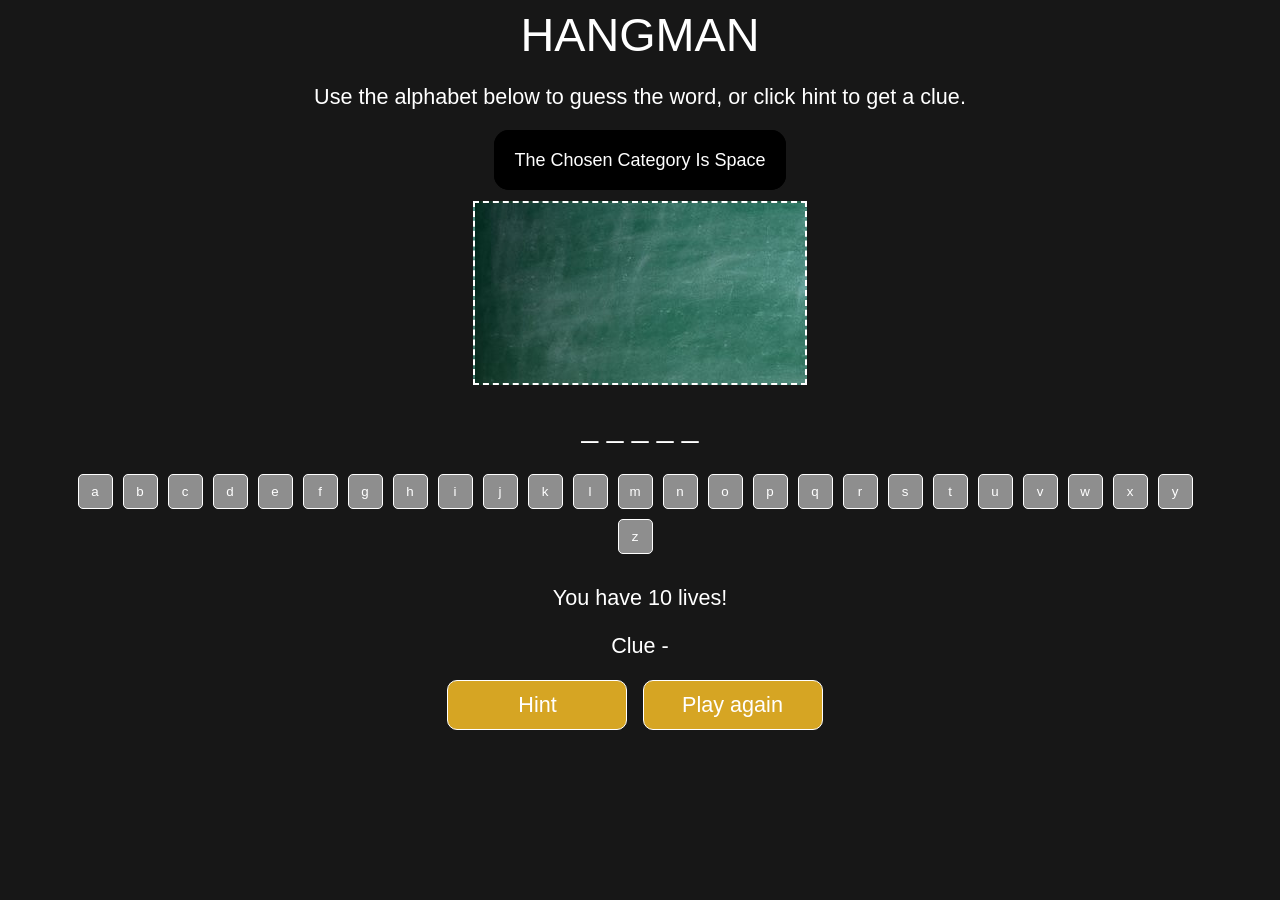
<file: hangman/index.html>
<!DOCTYPE html>
<html>
  <head>
    <title>VANILLA JAVASCRIPT HANGMAN GAME</title>
    <meta charset="UTF-8" />
    <link href="src/styles.css" rel="stylesheet" type="text/css" />
  </head>

  <body>
    <div class="wrapper">
      <h1>Hangman</h1>
      <p style="margin-bottom: 40px;">
        Use the alphabet below to guess the word, or click hint to get a clue.
      </p>
    </div>
<!-------------------------- category --------------------->

    <span id="categoryName"></span>
    <br>
<!-------------------------- category --------------------->

    <canvas id="stickman" style="margin-bottom: 20px; background-image: url(images/black-board.jpg); margin-top: 30px;">This Text will show if the Browser does NOT support HTML5 Canvas
        tag</canvas>

        <div id="hold" style="font-size: 30px; margin-bottom: 30px;"></div>

    <div class="wrapper">
      <div class="alphabetButton" id="alphabetButtons" style="padding-left: 50px; padding-right: 50px;"></div>

      <p id="mylives"></p>
      <p id="clue">Clue -</p>
      <div class="container">
        <button class="btn-2" id="hint">Hint</button>
        <button class="btn-2" id="reset">Play again</button>
      </div>
    </div>
    <script src="src/index.js"></script>
  </body>
</html>
</file>
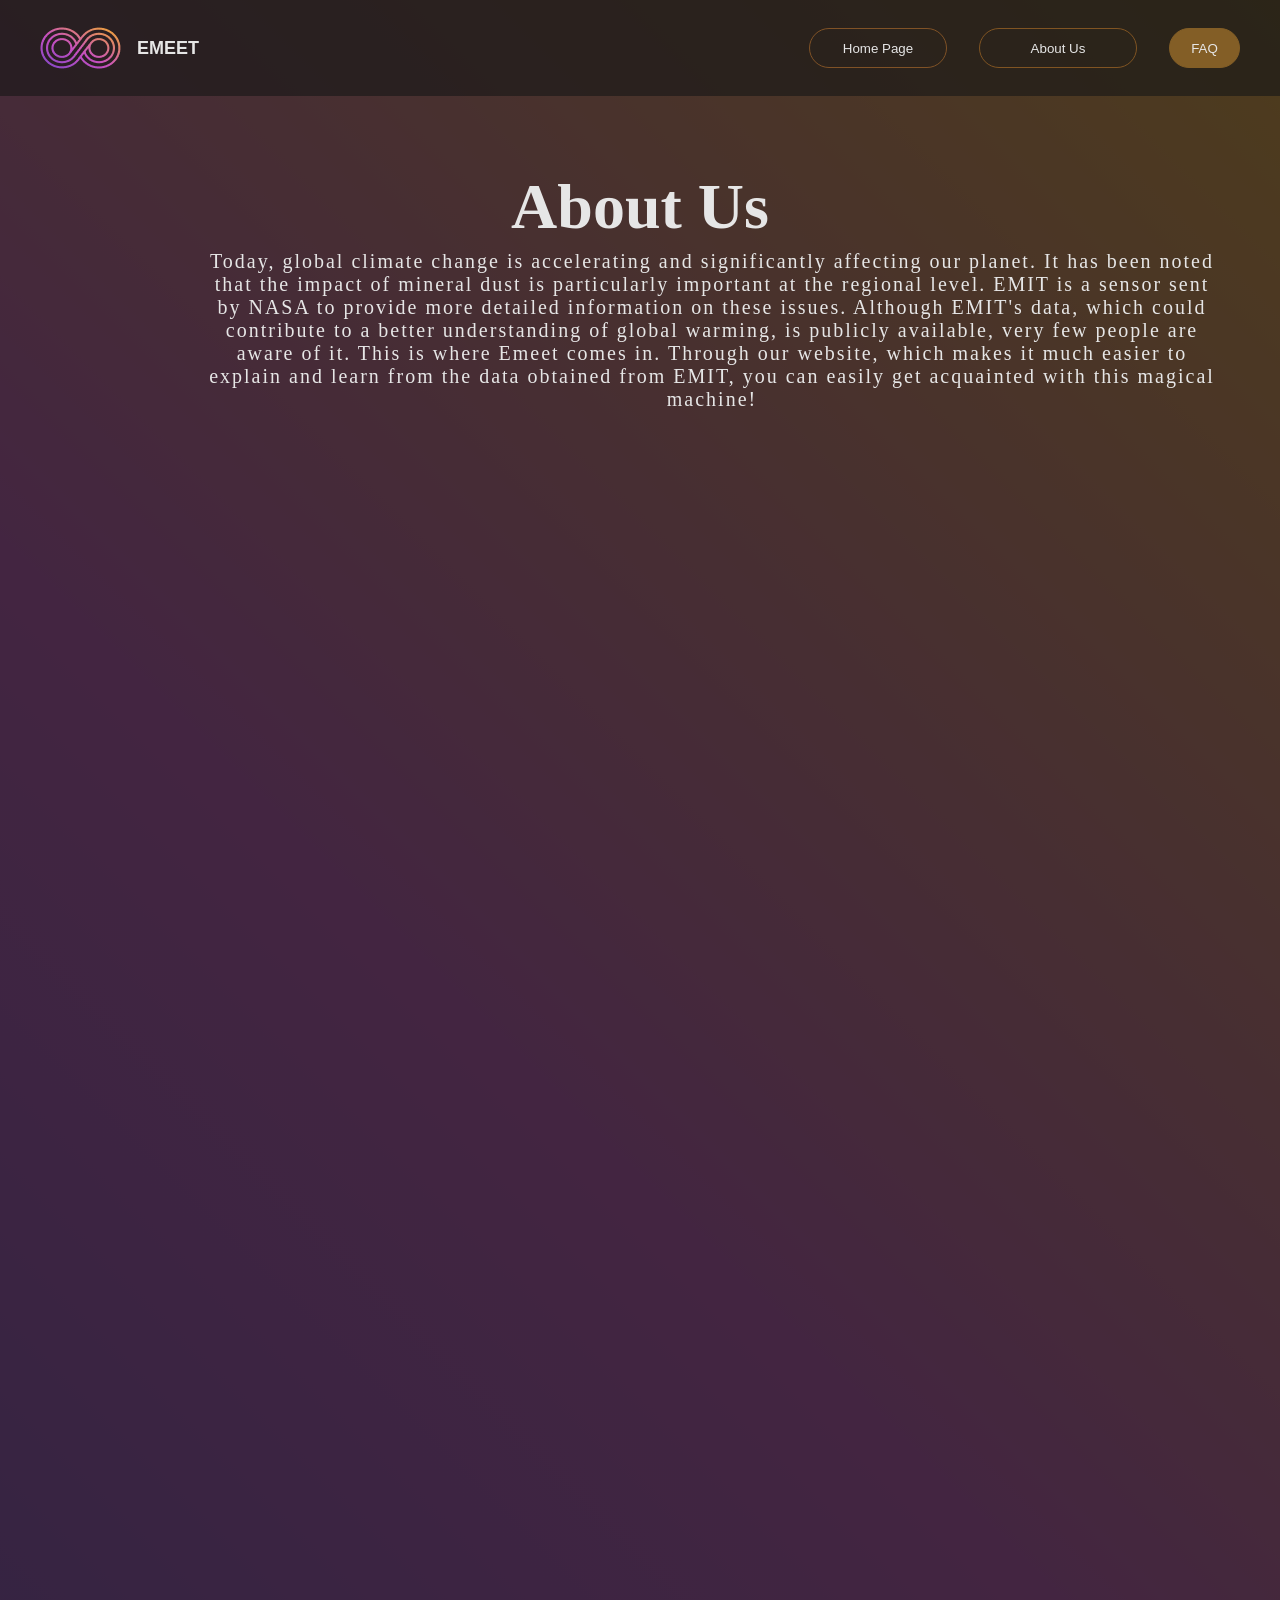
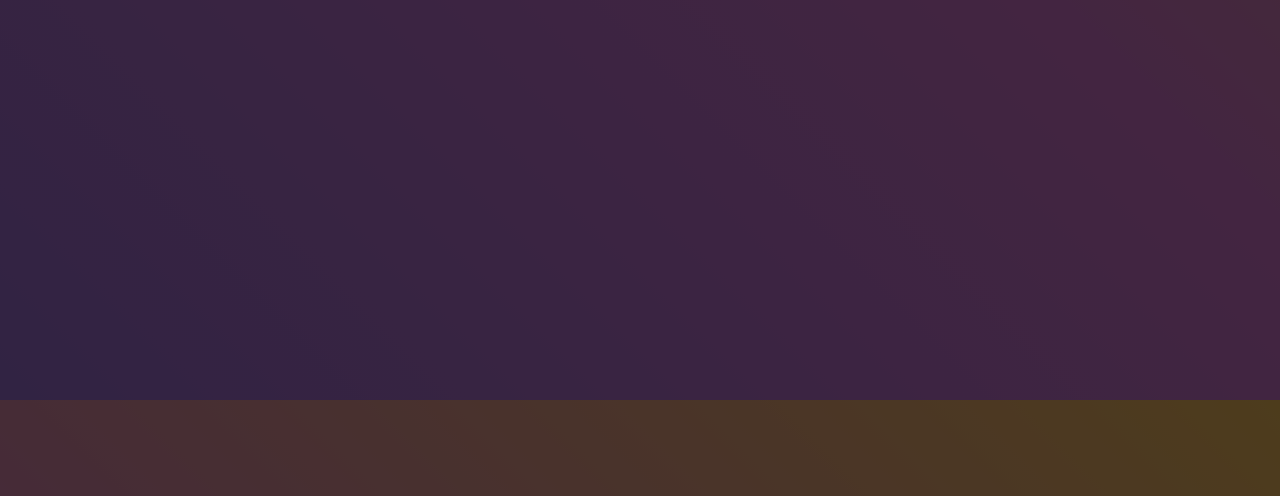
<file: about us.html>
<!DOCTYPE html>
<html lang="en">
<head>
    <meta charset="UTF-8">
    <meta name="viewport" content="width=device-width, initial-scale=1.0">
    <title>About Us</title>
    <link rel="icon" href="assets/icons/address-card-regular.svg" type="image/x-icon">

    <link rel="stylesheet" href="css/about us.css">
    <script src="SSS.js"></script>
</head>
<body>
    <header class="header">
        <h1 class="header__heading">
            <a href="#" class="header__heading-link">
                <img src="assets/images/logo.png" alt="LM Mezun Ağı Logo">
                <span class="header__heading-text">EMEET</span>
            </a>
        </h1>

        <nav class="header__navigation">
            <ul class="header__navigation-list">
                <li class="header__navigation-item">
                    <a href="Main Page.html">
                        <button style="width: 138px; height: 40px; text-align: center; border-radius: 20px; border: 1.50px #805226 solid;
                    background-color: transparent; color: #E6E6E6;">
                        Home Page
                    </button>
                    </a>
                </li>
                <li class="header__navigation-item" >
                    <a href="about us.html">
                        <button style="width: 158px; height: 40px; border-radius: 20px; border: 1.50px #805422 solid ; background-color: transparent; color: #E6E6E6;">About Us</button>
                    </a>
                    </li>
                <li class="header__navigation-item">
                    <a href="SSS.html">
                        <button style="width: 71px; height: 40px; background: #835E26; border-radius: 20px; border: 1.50px #835E26 solid; color: #E6E6E6; cursor: pointer;">FAQ</button>
                    </a>
                </li>
            </ul>
        </nav>
    </header>
    <main class="SSS_main">
        <section class="description" style="padding: 3.6rem 17.5rem 1rem; ">
            <h1 class="description_title" style="justify-content: center; text-align: center; margin-top: 1cm; margin-bottom: 30px; display: flex; align-items: center; font-family: Montserrat; font-size: 64px;" >About Us</h1>
            <span class="description_sentence" style="width: 80%; left: 200px;  position: absolute; text-align: center; color: #E6E6E6; font-size: 20px; font-family: Montserrat; font-weight: 500; letter-spacing: 2px; word-wrap: break-word ; top: 250px;" >Today, global climate change is accelerating and significantly affecting our planet. It has been noted that the impact of mineral dust is particularly important at the regional level. EMIT is a sensor sent by NASA to provide more detailed information on these issues. Although EMIT's data, which could contribute to a better understanding of global warming, is publicly available, very few people are aware of it. This is where Emeet comes in. Through our website, which makes it much easier to explain and learn from the data obtained from EMIT, you can easily get acquainted with this magical machine!</span>
        </section>

        <div class="logo-rain-container"></div>
    </main>



    
</body>
</html>
</file>
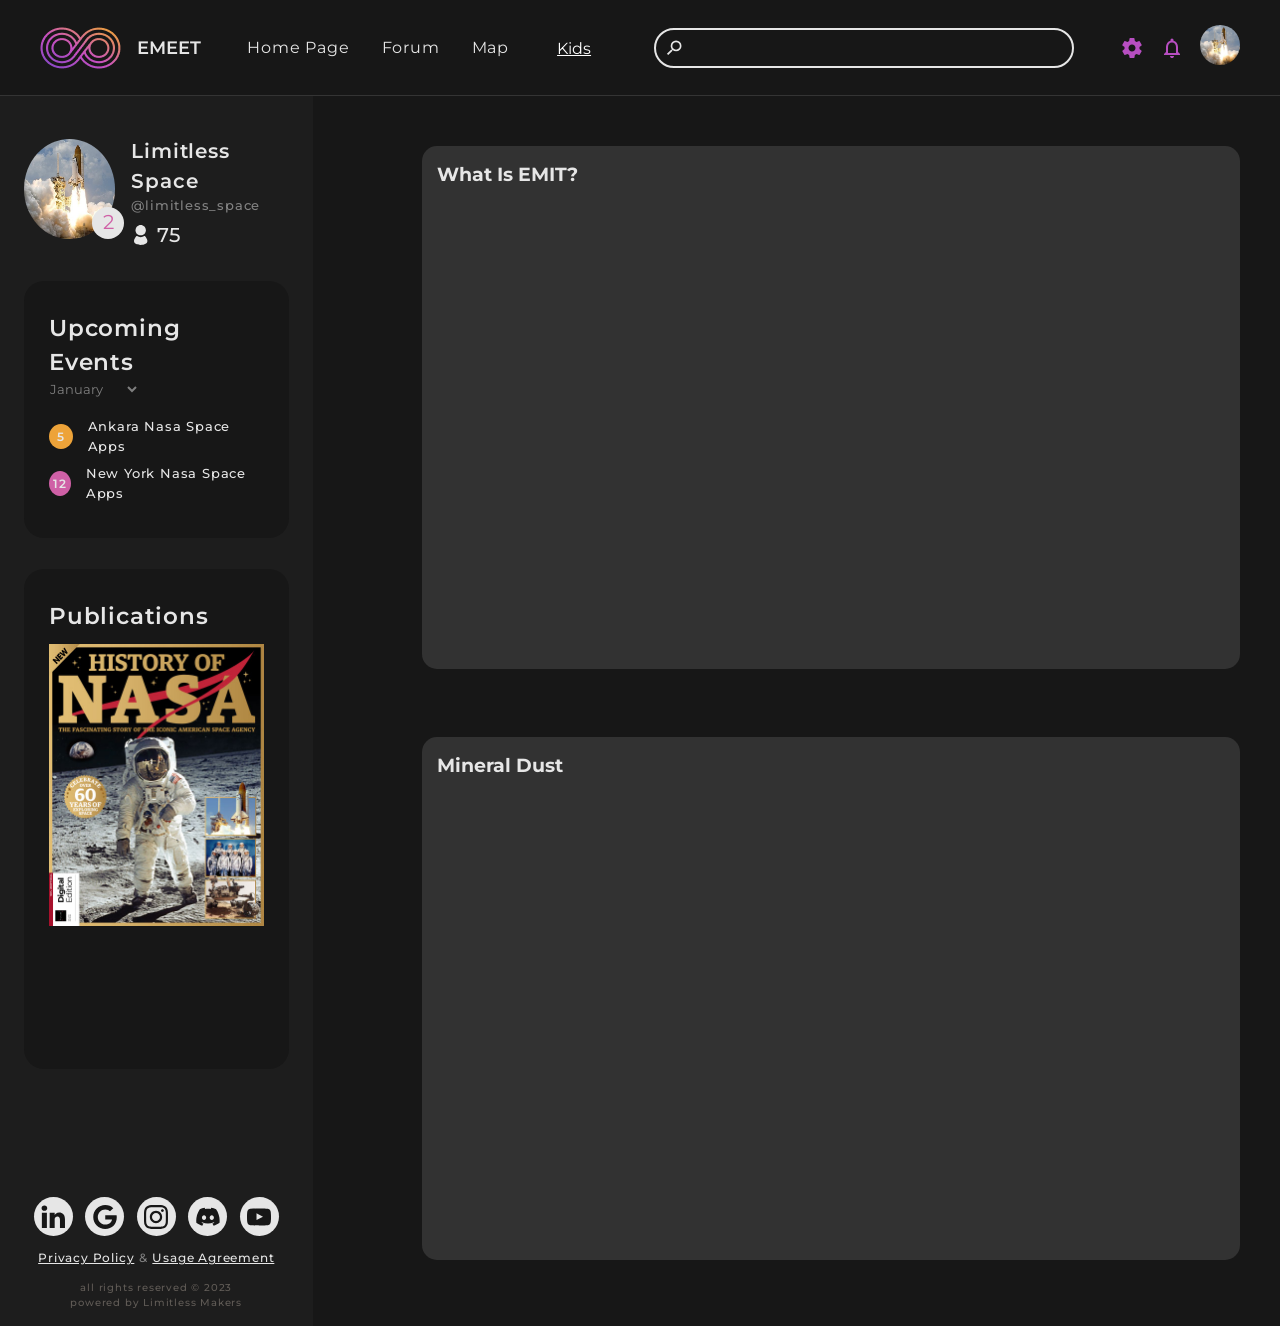
<file: animations.html>
<!DOCTYPE html>
<html lang="en">
<head>
    <meta charset="UTF-8">
    <meta name="viewport" content="width=device-width, initial-scale=1.0">
    <title>Kids</title>
    <link rel="icon" href="assets/icons/children-solid.svg" type="image/x-icon">

    <link rel="preconnect" href="https://fonts.googleapis.com">
    <link rel="preconnect" href="https://fonts.gstatic.com" crossorigin>
    <link href="https://fonts.googleapis.com/css2?family=Montserrat:wght@100;200;300;400;500;600;700;800;900&display=swap" rel="stylesheet">

    <link rel="stylesheet" href="css/icons.css">
    <link rel="stylesheet" href="css/main.css">

    <script src="scripts/script.js" defer></script>
</head>
<body class="grid-main">
    <header class="header">
        <h1 class="header__heading">
            <a href="#" class="header__heading-link">
                <img src="assets/images/logo.png" alt="LM Mezun Ağı Logo">
                <span class="header__heading-text">EMEET</span>
            </a>
        </h1>
        
        <nav class="header__navigation">
            <ul class="header__navigation-list">
                <li class="header__navigation-item"><a href="Main Page.html" class="header__navigation-link">Home Page</a></li>
                <li class="header__navigation-item"><a href="forum.html" class="header__navigation-link">Forum</a></li>
                <li class="header__navigation-item"><a href="map.html" class="header__navigation-link">Map</a></li>
                <li class="header__navigation-item">
                    <div class="dropdown">
                    <button class="dropbtn" style="text-decoration: underline;">Kids</button>
                        <div class="dropdown-content">
                            <a href="games.html">Games</a>
                            <a href="animations.html">Animations</a>
                        </div>
                    </div>
                </li>
            </ul>
        </nav>

        <div class="header__search">
            <svg class="header__search-icon">
                <use xlink:href="assets/sprite.svg#icon-search"></use>
            </svg>
            <input type="text" class="header__search-input">
        </div>

        <section class="header__user">
            <a href="#" class="header__user-settings">
                <svg class="header__user-icon--settings header__user-icon">
                    <use xlink:href="assets/sprite.svg#icon-settings"></use>
                </svg>
            </a>

            <a href="#" class="header__user-notifications">
                <svg class="header__user-icon--notifications header__user-icon">
                    <use xlink:href="assets/sprite.svg#icon-notifications_none"></use>
                </svg>
            </a>

            <a href="profil.html" class="header__user-profile">
                <img src="assets/images/nasa-logo.jpg" alt="User" class="header__user-profile-image" style="width: 40px; border-radius: 20px;">
            </a>
        </section>
    </header>

    <aside class="sidebar">
        <div class="sidebar__content">
            <section class="sidebar__profile">
                <figure class="sidebar__profile-image">
                    <a href="profil.html">
                        <img src="assets/images/nasa-logo.jpg" alt="Kullanıcı profil fotoğrafı" class="sidebar__profile-image-source">
                    </a>
                    <figcaption class="sidebar__profile-image-level"><span>2</span></figcaption>
                </figure>
                
                <section class="sidebar__profile-details">
                    <p class="sidebar__profile-fullname">Limitless Space</p>
                    <p class="sidebar__profile-username">@limitless_space</p>
    
                    <div class="sidebar__profile-followers">
                        <svg class="sidebar__profile-followers-icon">
                            <use xlink:href="assets/sprite.svg#icon-person"></use>
                        </svg>
                        <p class="sidebar__profile-followers-count">75</p>
                    </div>
                </section>
            </section>

            <section class="sidebar__events">
                <h2 class="sidebar__events-title heading-secondary">Upcoming Events</h2>
                <select name="events-month" id="events-month" class="sidebar__events-month">
                    <option value="ocak">January</option>
                    <option value="şubat">February</option>
                    <option value="mart">March</option>
                    <option value="nisan">April</option>
                    <option value="mayis">May</option>
                    <option value="haziran">June</option>
                    <option value="temmuz">July</option>
                    <option value="agustos">August</option>
                    <option value="eylul">September</option>
                    <option value="ekim">October</option>
                    <option value="ekim">November</option>
                    <option value="aralik">December</option>
                </select>

                <ol class="sidebar__events-list">
                    <li class="sidebar__events-item" data-day="5">
                        <span>5</span>
                        <span>Ankara Nasa Space Apps</span>
                    </li>

                    <li class="sidebar__events-item" data-day="12">
                        <span>12</span>
                        <span>New York Nasa Space Apps</span>                    
                    </li>

                    <li class="sidebar__events-item" data-day="20">                        
                        <span>20</span>
                        <span>EMEET System Update</span>
                    </li>

                    <li class="sidebar__events-item" data-day="20">                        
                        <span>24</span>
                        <span>Teknofest Space Festival</span>
                    </li>

                    <li class="sidebar__events-item" data-day="20">                        
                        <span>29</span>
                        <span>Global Nasa Space Apps</span>
                    </li>
                </ol>
            </section>

            <section class="sidebar__events" style="height: 500px;">
                <h2 class="sidebar__events-title heading-secondary" style="margin-bottom: 10px;">Publications</h2>
                <img src="assets/images/magazine.jpg" alt="">
            </section>
        </div>
        <footer class="sidebar__footer footer" style="margin-top: 50px;">
            <ul class="footer__socials">
                <li class="footer__socials-item">
                    <a href="#" class="footer__socials-link">
                        <svg class="footer__socials-icon">
                            <use xlink:href="assets/sprite.svg#icon-linkedin"></use>
                        </svg>
                    </a>
                </li>
                <li class="footer__socials-item">
                    <a href="#" class="footer__socials-link">
                        <svg class="footer__socials-icon">
                            <use xlink:href="assets/sprite.svg#icon-google"></use>
                        </svg>
                    </a>
                </li>
                <li class="footer__socials-item">
                    <a href="#" class="footer__socials-link">
                        <svg class="footer__socials-icon">
                            <use xlink:href="assets/sprite.svg#icon-instagram"></use>
                        </svg>
                    </a>
                </li>
                <li class="footer__socials-item">
                    <a href="#" class="footer__socials-link">
                        <svg class="footer__socials-icon">
                            <use xlink:href="assets/sprite.svg#icon-discord"></use>
                        </svg>
                    </a>
                </li>
                <li class="footer__socials-item">
                    <a href="#" class="footer__socials-link">
                        <svg class="footer__socials-icon">
                            <use xlink:href="assets/sprite.svg#icon-youtube"></use>
                        </svg>
                    </a>
                </li>
            </ul>
            <ul class="footer__links">
                <li class="footer__links-item">
                    <a href="#" class="footer__links-link">Privacy Policy</a>
                </li>
                <span>&</span>
                <li class="footer__links-item">
                    <a href="#" class="footer__links-link">Usage Agreement</a>
                </li>
            </ul>
            <p class="footer__copyright">
                all rights reserved &copy; 2023 <br>
                powered by <a href="https://limitlessmakers.gsb.gov.tr">Limitless Makers</a>
            </p>
        </footer>
    </aside>

    <main class="main flex-main" style="text-align: center;">
        <section class="recommended-profiles" style="display: flex; margin-left: 60px;">
            <div class="recommended-profiles__bottom" style="display: inline-flex;">
                <div class="profile-card" style="text-align: left; width: 100%; height: auto; padding: 15px; border-radius: 15px; margin-right: 10px;">
                    <section>
                        <h3 style="text-align: left; margin-bottom: 15px;">What Is EMIT?</h3>
                        <iframe frameborder="0" scrolling="no" marginheight="0" marginwidth="0"width="788.54" height="443" type="text/html" src="https://www.youtube.com/embed/bJigdXtuFLk?autoplay=0&fs=0&iv_load_policy=3&showinfo=0&rel=0&cc_load_policy=0&start=0&end=0&origin=https://youtubeembedcode.com"></iframe>
                    </section>
                </div>    
            </div>
        </section>

        <section class="recommended-profiles" style="display: flex; margin-left: 60px;">
            <div class="recommended-profiles__bottom" style="display: inline-flex;">
                <div class="profile-card" style="text-align: left; width: 100%; height: auto; padding: 15px; border-radius: 15px; margin-right: 10px;">
                    <section>
                        <h3 style="text-align: left; margin-bottom: 15px;">Mineral Dust</h3>
                        <iframe frameborder="0" scrolling="no" marginheight="0" marginwidth="0"width="788.54" height="443" type="text/html" src="https://www.youtube.com/embed/BD6h4lU7vGM?autoplay=0&fs=0&iv_load_policy=3&showinfo=0&rel=0&cc_load_policy=0&start=0&end=0&origin=https://youtubeembedcode.com"><div><small><a href="https://youtubeembedcode.com/nl/">youtubeembedcode.com/nl/</a></small></div><div><small><a href="https://getaroundgamstop.com/">can you cancel gamstop</a></small></div><div><small><a href="https://youtubeembedcode.com/pl/">youtubeembedcode pl</a></small></div><div><small><a href="https://allabeviljas.se/">sms lån som beviljar alla utan uc</a></small></div><div><small><a href="https://youtubeembedcode.com/pl/">youtubeembedcode.com/pl/</a></small></div><div><small><a href="https://nouc.se/">akut lån utan inkomst</a></small></div><div><small><a href="https://youtubeembedcode.com/es/">youtubeembedcode.com/es/</a></small></div><div><small><a href="https://howtostopgamstop.com/">how to get around gamstop</a></small></div></iframe>
                    </section>
                </div>    
            </div>
        </section>
    </main>
</body>
</html>
</file>
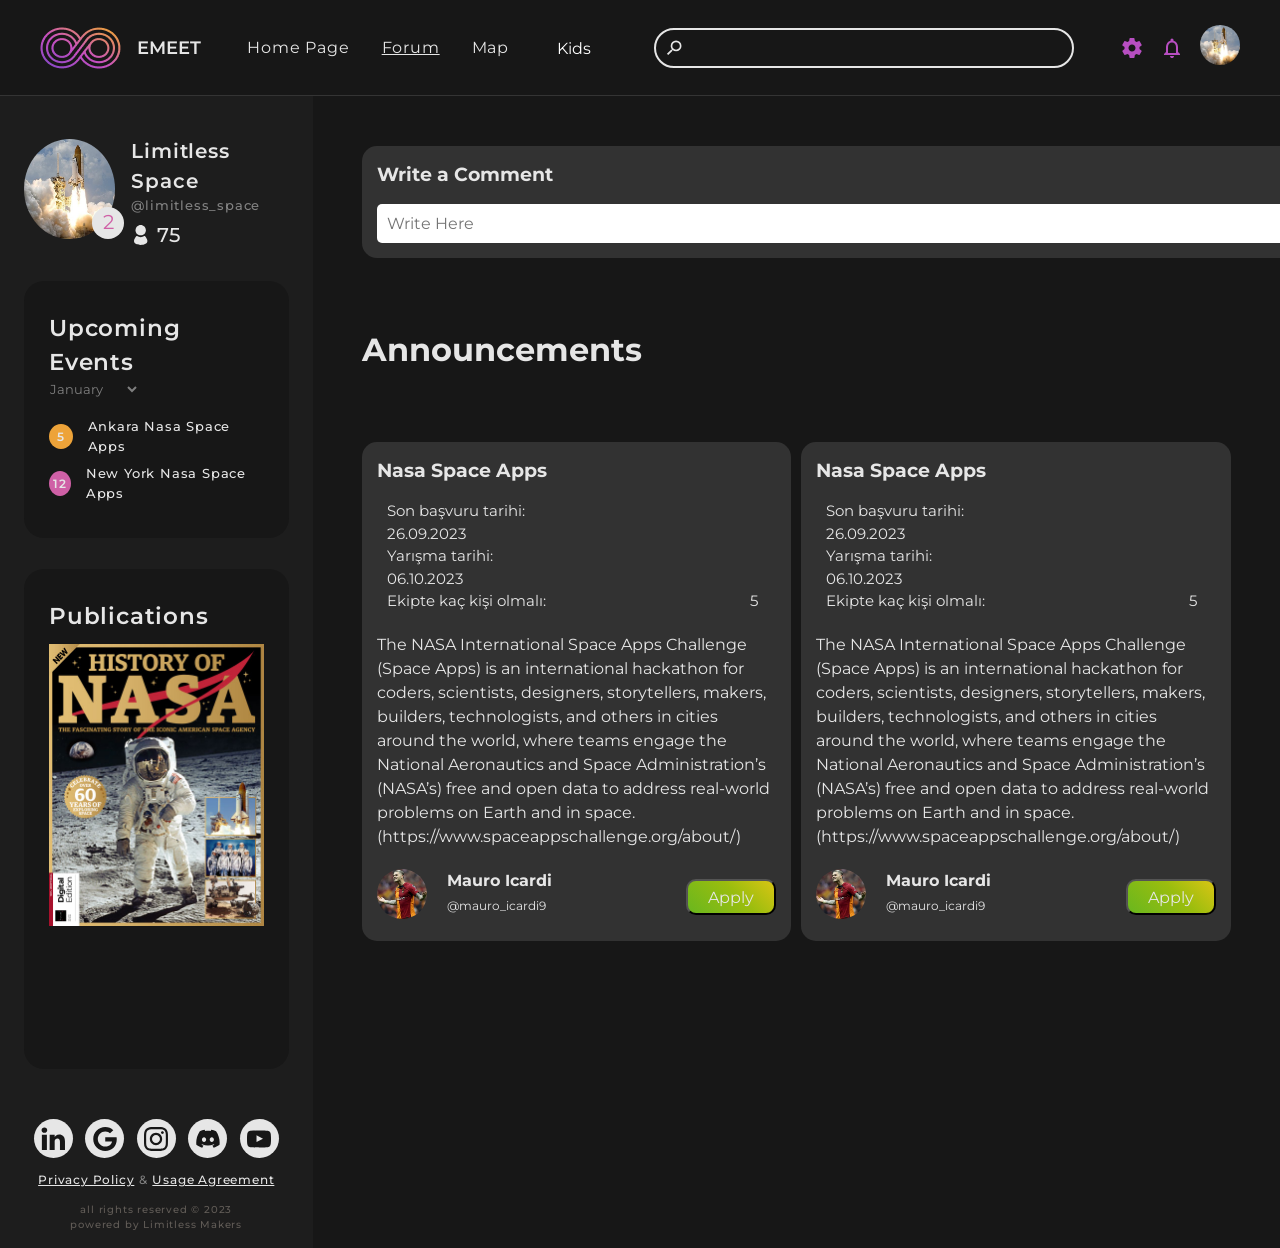
<file: forum.html>
<!DOCTYPE html>
<html lang="en">
<head>
    <meta charset="UTF-8">
    <meta name="viewport" content="width=device-width, initial-scale=1.0">
    <title>Forum</title>
    <link rel="icon" href="assets/icons/message-regular.svg" type="image/x-icon">

    <link rel="preconnect" href="https://fonts.googleapis.com">
    <link rel="preconnect" href="https://fonts.gstatic.com" crossorigin>
    <link href="https://fonts.googleapis.com/css2?family=Montserrat:wght@100;200;300;400;500;600;700;800;900&display=swap" rel="stylesheet">

    <link rel="stylesheet" href="css/icons.css">
    <link rel="stylesheet" href="css/main.css">

    <script src="scripts/script.js" defer></script>
</head>
<body class="grid-main">
    <header class="header">
        <h1 class="header__heading">
            <a href="#" class="header__heading-link">
                <img src="assets/images/logo.png" alt="LM Mezun Ağı Logo">
                <span class="header__heading-text">EMEET</span>
            </a>
        </h1>
        
        <nav class="header__navigation">
            <ul class="header__navigation-list">
                <li class="header__navigation-item"><a href="Main Page.html" class="header__navigation-link">Home Page</a></li>
                <li class="header__navigation-item"><a href="forum.html" class="header__navigation-link" aria-current="page">Forum</a></li>
                <li class="header__navigation-item"><a href="map.html" class="header__navigation-link">Map</a></li>
                <li class="header__navigation-item">
                    <div class="dropdown">
                    <button class="dropbtn">Kids</button>
                        <div class="dropdown-content">
                            <a href="games.html">Games</a>
                            <a href="animations.html">Animations</a>
                        </div>
                    </div>
                </li>
            </ul>
        </nav>

        <div class="header__search">
            <svg class="header__search-icon">
                <use xlink:href="assets/sprite.svg#icon-search"></use>
            </svg>
            <input type="text" class="header__search-input">
        </div>

        <section class="header__user">
            <a href="#" class="header__user-settings">
                <svg class="header__user-icon--settings header__user-icon">
                    <use xlink:href="assets/sprite.svg#icon-settings"></use>
                </svg>
            </a>

            <a href="#" class="header__user-notifications">
                <svg class="header__user-icon--notifications header__user-icon">
                    <use xlink:href="assets/sprite.svg#icon-notifications_none"></use>
                </svg>
            </a>

            <a href="profil.html" class="header__user-profile">
                <img src="assets/images/nasa-logo.jpg" alt="User" class="header__user-profile-image" style="width: 40px; border-radius: 20px;">
            </a>
        </section>
    </header>

    <aside class="sidebar">
        <div class="sidebar__content">
            <section class="sidebar__profile">
                <figure class="sidebar__profile-image">
                    <a href="profil.html">
                        <img src="assets/images/nasa-logo.jpg" alt="Kullanıcı profil fotoğrafı" class="sidebar__profile-image-source">
                    </a>
                    <figcaption class="sidebar__profile-image-level"><span>2</span></figcaption>
                </figure>
                
                <section class="sidebar__profile-details">
                    <p class="sidebar__profile-fullname">Limitless Space</p>
                    <p class="sidebar__profile-username">@limitless_space</p>
    
                    <div class="sidebar__profile-followers">
                        <svg class="sidebar__profile-followers-icon">
                            <use xlink:href="assets/sprite.svg#icon-person"></use>
                        </svg>
                        <p class="sidebar__profile-followers-count">75</p>
                    </div>
                </section>
            </section>

            <section class="sidebar__events">
                <h2 class="sidebar__events-title heading-secondary">Upcoming Events</h2>
                <select name="events-month" id="events-month" class="sidebar__events-month">
                    <option value="ocak">January</option>
                    <option value="şubat">February</option>
                    <option value="mart">March</option>
                    <option value="nisan">April</option>
                    <option value="mayis">May</option>
                    <option value="haziran">June</option>
                    <option value="temmuz">July</option>
                    <option value="agustos">August</option>
                    <option value="eylul">September</option>
                    <option value="ekim">October</option>
                    <option value="ekim">November</option>
                    <option value="aralik">December</option>
                </select>

                <ol class="sidebar__events-list">
                    <li class="sidebar__events-item" data-day="5">
                        <span>5</span>
                        <span>Ankara Nasa Space Apps</span>
                    </li>

                    <li class="sidebar__events-item" data-day="12">
                        <span>12</span>
                        <span>New York Nasa Space Apps</span>                    
                    </li>

                    <li class="sidebar__events-item" data-day="20">                        
                        <span>20</span>
                        <span>EMEET System Update</span>
                    </li>

                    <li class="sidebar__events-item" data-day="20">                        
                        <span>24</span>
                        <span>Teknofest Space Festival</span>
                    </li>

                    <li class="sidebar__events-item" data-day="20">                        
                        <span>29</span>
                        <span>Global Nasa Space Apps</span>
                    </li>
                </ol>
            </section>

            <section class="sidebar__events" style="height: 500px;">
                <h2 class="sidebar__events-title heading-secondary" style="margin-bottom: 10px;">Publications</h2>
                <img src="assets/images/magazine.jpg" alt="">
            </section>
        </div>
        <footer class="sidebar__footer footer" style="margin-top: 50px;">
            <ul class="footer__socials">
                <li class="footer__socials-item">
                    <a href="#" class="footer__socials-link">
                        <svg class="footer__socials-icon">
                            <use xlink:href="assets/sprite.svg#icon-linkedin"></use>
                        </svg>
                    </a>
                </li>
                <li class="footer__socials-item">
                    <a href="#" class="footer__socials-link">
                        <svg class="footer__socials-icon">
                            <use xlink:href="assets/sprite.svg#icon-google"></use>
                        </svg>
                    </a>
                </li>
                <li class="footer__socials-item">
                    <a href="#" class="footer__socials-link">
                        <svg class="footer__socials-icon">
                            <use xlink:href="assets/sprite.svg#icon-instagram"></use>
                        </svg>
                    </a>
                </li>
                <li class="footer__socials-item">
                    <a href="#" class="footer__socials-link">
                        <svg class="footer__socials-icon">
                            <use xlink:href="assets/sprite.svg#icon-discord"></use>
                        </svg>
                    </a>
                </li>
                <li class="footer__socials-item">
                    <a href="#" class="footer__socials-link">
                        <svg class="footer__socials-icon">
                            <use xlink:href="assets/sprite.svg#icon-youtube"></use>
                        </svg>
                    </a>
                </li>
            </ul>
            <ul class="footer__links">
                <li class="footer__links-item">
                    <a href="#" class="footer__links-link">Privacy Policy</a>
                </li>
                <span>&</span>
                <li class="footer__links-item">
                    <a href="#" class="footer__links-link">Usage Agreement</a>
                </li>
            </ul>
            <p class="footer__copyright">
                all rights reserved &copy; 2023 <br>
                powered by <a href="https://limitlessmakers.gsb.gov.tr">Limitless Makers</a>
            </p>
        </footer>
    </aside>

    <main class="main flex-main">
        <section class="recommended-profiles" style="display: flex;">
            <div class="recommended-profiles__bottom" style="display: inline-flex;">
                <div class="profile-card" style="text-align: left; width: 100%; height: auto; padding: 15px; border-radius: 15px; margin-right: 10px;">
                    <section>
                        <div style="display: flex;">
                            <span style="display: flex;">
                                <h3 style="text-align: left; margin-bottom: 15px; display: inline;">Write a Comment</h3>
                            </span>
                            <span style="text-align: right; display: flex; margin-left: auto;">
                                <img src="assets/icons/pen-to-square-regular.svg" style="width: 30px; margin-left: auto;">
                            </span>
                        </div>
                        
                        <input type="text" placeholder="Write Here" style="width: 1000px; padding: 10px; box-sizing: border-box; border-radius: 5px; color: black;">
                    </section>
                </div>    
            </div>
        </section>

        <h1 style="margin: 0px; padding: 0px;">Announcements</h1>
        <section class="recommended-profiles" style="display: flex;">
            <div class="recommended-profiles__bottom" style="display: inline-flex;">
                <div class="profile-card" style="text-align: left; width: 100%; height: auto; padding: 15px; border-radius: 15px; margin-right: 10px;">
                    <section>
                        <h3 style="text-align: left; margin-bottom: 15px;">Nasa Space Apps</h3>
                        <ol style="font-size: 15px; margin-left: 10px; margin-bottom: 20px;">
                            <li>
                                <span style="margin-right: 221px;">Son başvuru tarihi:</span>
                                <span style="text-align: right;">  26.09.2023</span>
                            </li>
                            <li>
                                <span style="margin-right: 255px;">Yarışma tarihi:</span>
                                <span style="text-align: right;">  06.10.2023</span>
                            </li>
                            <li>
                                <span style="margin-right: 200px;">Ekipte kaç kişi olmalı:</span>
                                <span style="text-align: right;">  5</span>
                            </li>
                        </ol>
                        <p>
                            The NASA International Space Apps Challenge (Space Apps) is an international hackathon for coders, scientists, designers, storytellers, makers, builders, technologists, and others in cities around the world, where teams engage the National Aeronautics and Space Administration’s (NASA’s) free and open data to address real-world problems on Earth and in space.
                        </p>
                        <p>
                            (https://www.spaceappschallenge.org/about/)
                        </p>
                        <div style="display: flex; margin-top: 20px;">
                            <span>
                                <img src="assets/images/icardi.jpg" alt="" style="height: 50px; width: 50px; border-radius: 25px;">
                            </span>
                            <span style="margin-left: 20px;">
                                <h4 style="display: inline;">Mauro Icardi</h4>
                                <br>
                                <span style="font-size: 12px;">@mauro_icardi9</span>
                            </span>
                            <span style="margin-left: auto; align-self: center;">
                                <button class="Rectangle80" style="width: 90px; height: 36px; background: linear-gradient(225deg, #D9C514 0%, #9ABD0E 43%, #6BB71E 98%); border-radius: 10px">Apply</button>
                            </span>
                        </div>
                    </section>
                </div>  
                <div class="profile-card" style="text-align: left; width: 100%; height: auto; padding: 15px; border-radius: 15px; margin-right: 10px;">
                    <section>
                        <h3 style="text-align: left; margin-bottom: 15px;">Nasa Space Apps</h3>
                        <ol style="font-size: 15px; margin-left: 10px; margin-bottom: 20px;">
                            <li>
                                <span style="margin-right: 221px;">Son başvuru tarihi:</span>
                                <span style="text-align: right;">  26.09.2023</span>
                            </li>
                            <li>
                                <span style="margin-right: 255px;">Yarışma tarihi:</span>
                                <span style="text-align: right;">  06.10.2023</span>
                            </li>
                            <li>
                                <span style="margin-right: 200px;">Ekipte kaç kişi olmalı:</span>
                                <span style="text-align: right;">  5</span>
                            </li>
                        </ol>
                        <p>
                            The NASA International Space Apps Challenge (Space Apps) is an international hackathon for coders, scientists, designers, storytellers, makers, builders, technologists, and others in cities around the world, where teams engage the National Aeronautics and Space Administration’s (NASA’s) free and open data to address real-world problems on Earth and in space.
                        </p>
                        <p>
                            (https://www.spaceappschallenge.org/about/)
                        </p>
                        <div style="display: flex; margin-top: 20px;">
                            <span>
                                <img src="assets/images/icardi.jpg" alt="" style="height: 50px; width: 50px; border-radius: 25px;">
                            </span>
                            <span style="margin-left: 20px;">
                                <h4 style="display: inline;">Mauro Icardi</h4>
                                <br>
                                <span style="font-size: 12px;">@mauro_icardi9</span>
                            </span>
                            <span style="margin-left: auto; align-self: center;">
                                <button class="Rectangle80" style="width: 90px; height: 36px; background: linear-gradient(225deg, #D9C514 0%, #9ABD0E 43%, #6BB71E 98%); border-radius: 10px">Apply</button>
                            </span>
                        </div>
                    </section>
                </div>  
            </div>
        </section>
    </main>
</body>
</html>
</file>
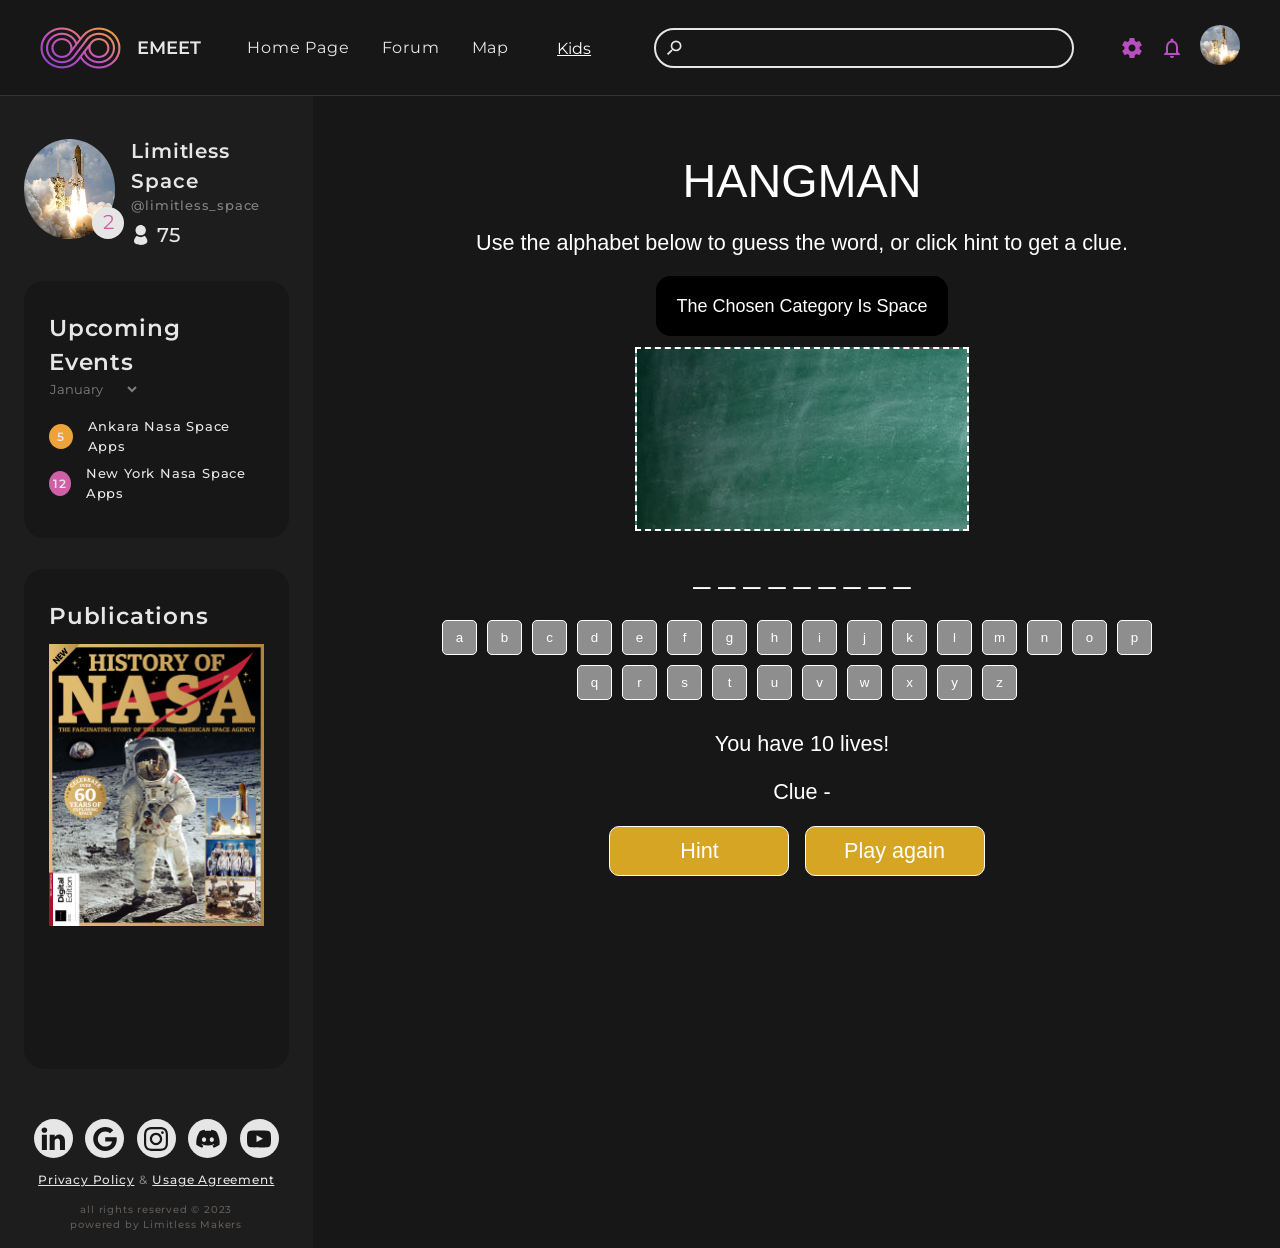
<file: games.html>
<!DOCTYPE html>
<html lang="en">
<head>
    <meta charset="UTF-8">
    <meta name="viewport" content="width=device-width, initial-scale=1.0">
    <title>Games</title>
    <link rel="icon" href="assets/icons/gamepad-solid.svg" type="image/x-icon">

    <link rel="preconnect" href="https://fonts.googleapis.com">
    <link rel="preconnect" href="https://fonts.gstatic.com" crossorigin>
    <link href="https://fonts.googleapis.com/css2?family=Montserrat:wght@100;200;300;400;500;600;700;800;900&display=swap" rel="stylesheet">

    <link rel="stylesheet" href="css/icons.css">
    <link rel="stylesheet" href="css/main.css">

    <script src="scripts/script.js" defer></script>
</head>
<body class="grid-main">
    <header class="header">
        <h1 class="header__heading">
            <a href="#" class="header__heading-link">
                <img src="assets/images/logo.png" alt="LM Mezun Ağı Logo">
                <span class="header__heading-text">EMEET</span>
            </a>
        </h1>
        
        <nav class="header__navigation">
            <ul class="header__navigation-list">
                <li class="header__navigation-item"><a href="Main Page.html" class="header__navigation-link">Home Page</a></li>
                <li class="header__navigation-item"><a href="forum.html" class="header__navigation-link">Forum</a></li>
                <li class="header__navigation-item"><a href="map.html" class="header__navigation-link">Map</a></li>
                <li class="header__navigation-item">
                    <div class="dropdown">
                    <button class="dropbtn" style="text-decoration: underline;">Kids</button>
                        <div class="dropdown-content">
                            <a href="games.html">Games</a>
                            <a href="animations.html">Animations</a>
                        </div>
                    </div>
                </li>
            </ul>
        </nav>

        <div class="header__search">
            <svg class="header__search-icon">
                <use xlink:href="assets/sprite.svg#icon-search"></use>
            </svg>
            <input type="text" class="header__search-input">
        </div>

        <section class="header__user">
            <a href="#" class="header__user-settings">
                <svg class="header__user-icon--settings header__user-icon">
                    <use xlink:href="assets/sprite.svg#icon-settings"></use>
                </svg>
            </a>

            <a href="#" class="header__user-notifications">
                <svg class="header__user-icon--notifications header__user-icon">
                    <use xlink:href="assets/sprite.svg#icon-notifications_none"></use>
                </svg>
            </a>

            <a href="profil.html" class="header__user-profile">
                <img src="assets/images/nasa-logo.jpg" alt="User" class="header__user-profile-image" style="width: 40px; border-radius: 20px;">
            </a>
        </section>
    </header>

    <aside class="sidebar">
        <div class="sidebar__content">
            <section class="sidebar__profile">
                <figure class="sidebar__profile-image">
                    <a href="profil.html">
                        <img src="assets/images/nasa-logo.jpg" alt="Kullanıcı profil fotoğrafı" class="sidebar__profile-image-source">
                    </a>
                    <figcaption class="sidebar__profile-image-level"><span>2</span></figcaption>
                </figure>
                
                <section class="sidebar__profile-details">
                    <p class="sidebar__profile-fullname">Limitless Space</p>
                    <p class="sidebar__profile-username">@limitless_space</p>
    
                    <div class="sidebar__profile-followers">
                        <svg class="sidebar__profile-followers-icon">
                            <use xlink:href="assets/sprite.svg#icon-person"></use>
                        </svg>
                        <p class="sidebar__profile-followers-count">75</p>
                    </div>
                </section>
            </section>

            <section class="sidebar__events">
                <h2 class="sidebar__events-title heading-secondary">Upcoming Events</h2>
                <select name="events-month" id="events-month" class="sidebar__events-month">
                    <option value="ocak">January</option>
                    <option value="şubat">February</option>
                    <option value="mart">March</option>
                    <option value="nisan">April</option>
                    <option value="mayis">May</option>
                    <option value="haziran">June</option>
                    <option value="temmuz">July</option>
                    <option value="agustos">August</option>
                    <option value="eylul">September</option>
                    <option value="ekim">October</option>
                    <option value="ekim">November</option>
                    <option value="aralik">December</option>
                </select>

                <ol class="sidebar__events-list">
                    <li class="sidebar__events-item" data-day="5">
                        <span>5</span>
                        <span>Ankara Nasa Space Apps</span>
                    </li>

                    <li class="sidebar__events-item" data-day="12">
                        <span>12</span>
                        <span>New York Nasa Space Apps</span>                    
                    </li>

                    <li class="sidebar__events-item" data-day="20">                        
                        <span>20</span>
                        <span>EMEET System Update</span>
                    </li>

                    <li class="sidebar__events-item" data-day="20">                        
                        <span>24</span>
                        <span>Teknofest Space Festival</span>
                    </li>

                    <li class="sidebar__events-item" data-day="20">                        
                        <span>29</span>
                        <span>Global Nasa Space Apps</span>
                    </li>
                </ol>
            </section>

            <section class="sidebar__events" style="height: 500px;">
                <h2 class="sidebar__events-title heading-secondary" style="margin-bottom: 10px;">Publications</h2>
                <img src="assets/images/magazine.jpg" alt="">
            </section>
        </div>
        <footer class="sidebar__footer footer" style="margin-top: 50px;">
            <ul class="footer__socials">
                <li class="footer__socials-item">
                    <a href="#" class="footer__socials-link">
                        <svg class="footer__socials-icon">
                            <use xlink:href="assets/sprite.svg#icon-linkedin"></use>
                        </svg>
                    </a>
                </li>
                <li class="footer__socials-item">
                    <a href="#" class="footer__socials-link">
                        <svg class="footer__socials-icon">
                            <use xlink:href="assets/sprite.svg#icon-google"></use>
                        </svg>
                    </a>
                </li>
                <li class="footer__socials-item">
                    <a href="#" class="footer__socials-link">
                        <svg class="footer__socials-icon">
                            <use xlink:href="assets/sprite.svg#icon-instagram"></use>
                        </svg>
                    </a>
                </li>
                <li class="footer__socials-item">
                    <a href="#" class="footer__socials-link">
                        <svg class="footer__socials-icon">
                            <use xlink:href="assets/sprite.svg#icon-discord"></use>
                        </svg>
                    </a>
                </li>
                <li class="footer__socials-item">
                    <a href="#" class="footer__socials-link">
                        <svg class="footer__socials-icon">
                            <use xlink:href="assets/sprite.svg#icon-youtube"></use>
                        </svg>
                    </a>
                </li>
            </ul>
            <ul class="footer__links">
                <li class="footer__links-item">
                    <a href="#" class="footer__links-link">Privacy Policy</a>
                </li>
                <span>&</span>
                <li class="footer__links-item">
                    <a href="#" class="footer__links-link">Usage Agreement</a>
                </li>
            </ul>
            <p class="footer__copyright">
                all rights reserved &copy; 2023 <br>
                powered by <a href="https://limitlessmakers.gsb.gov.tr">Limitless Makers</a>
            </p>
        </footer>
    </aside>

    <main class="main flex-main">
        <iframe src="hangman/index.html" frameborder="0" style="height: 90%;"></iframe>
    </main>
</body>
</html>
</file>
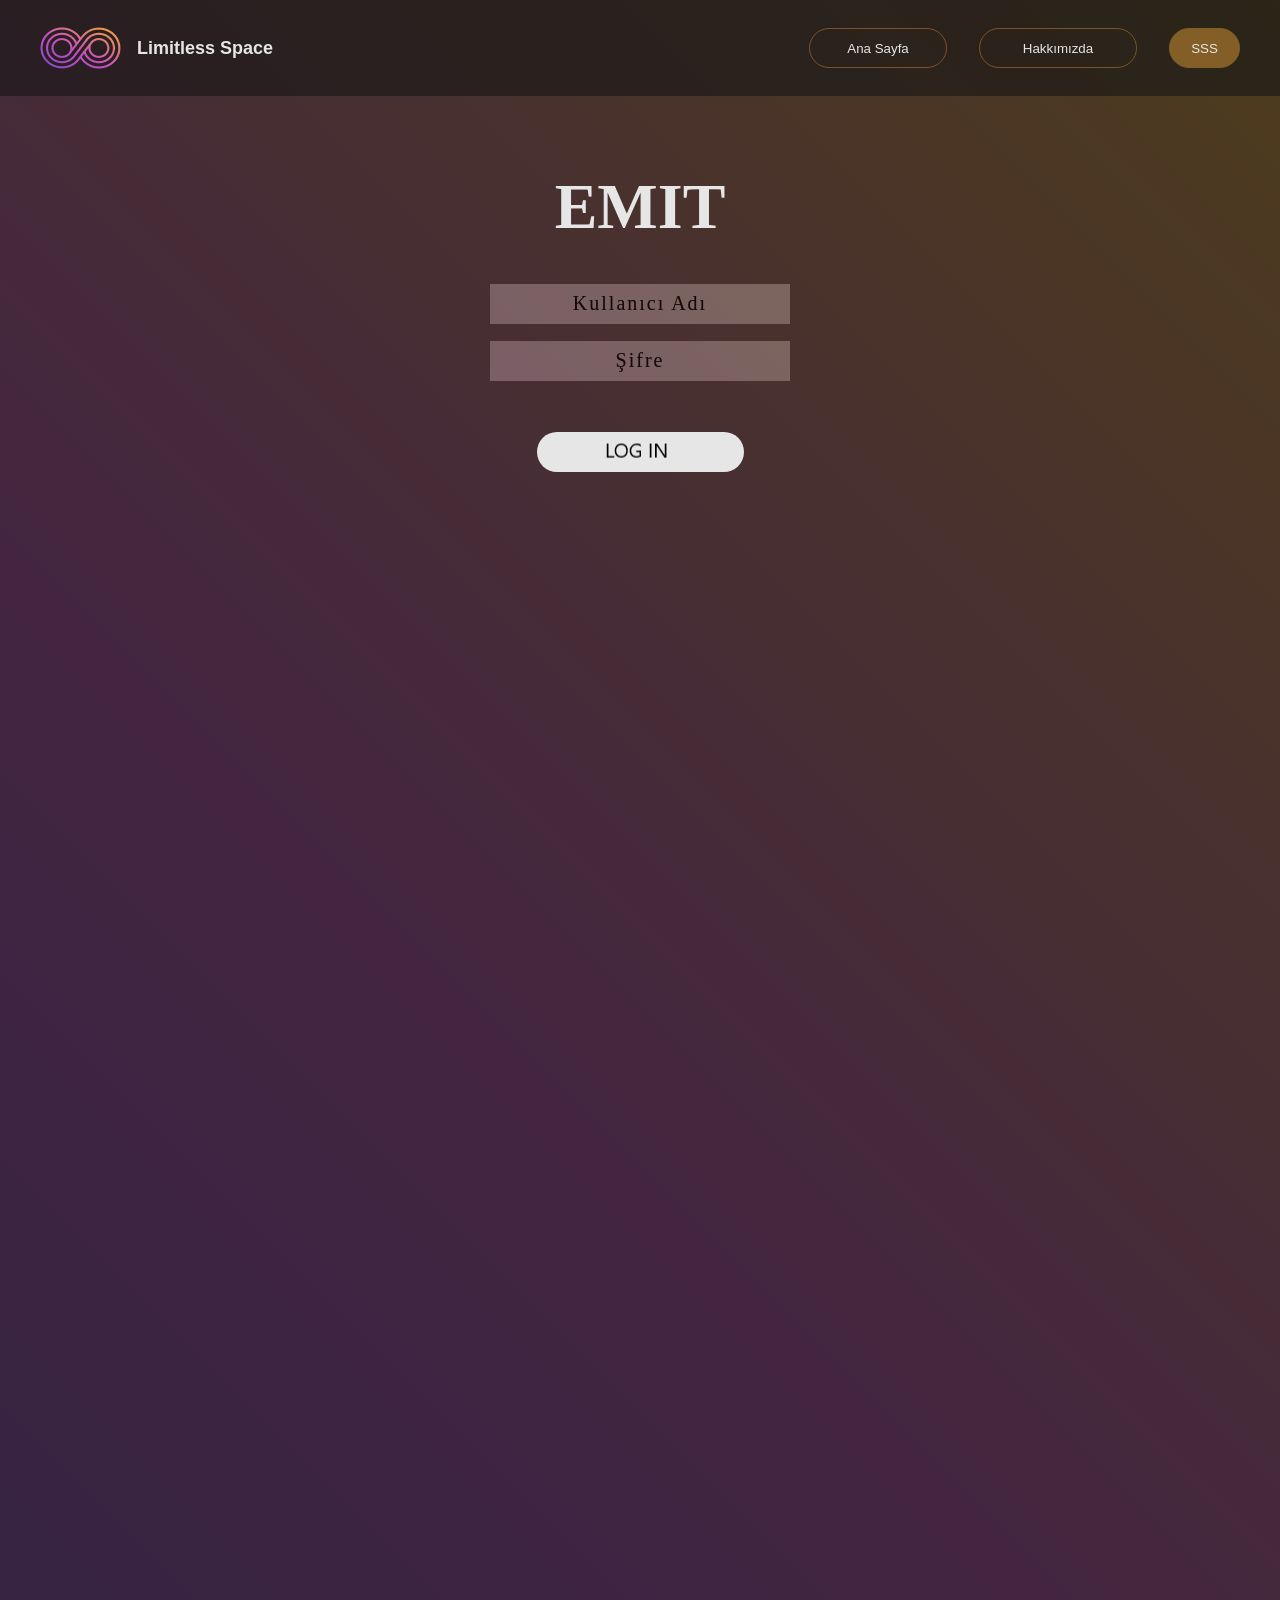
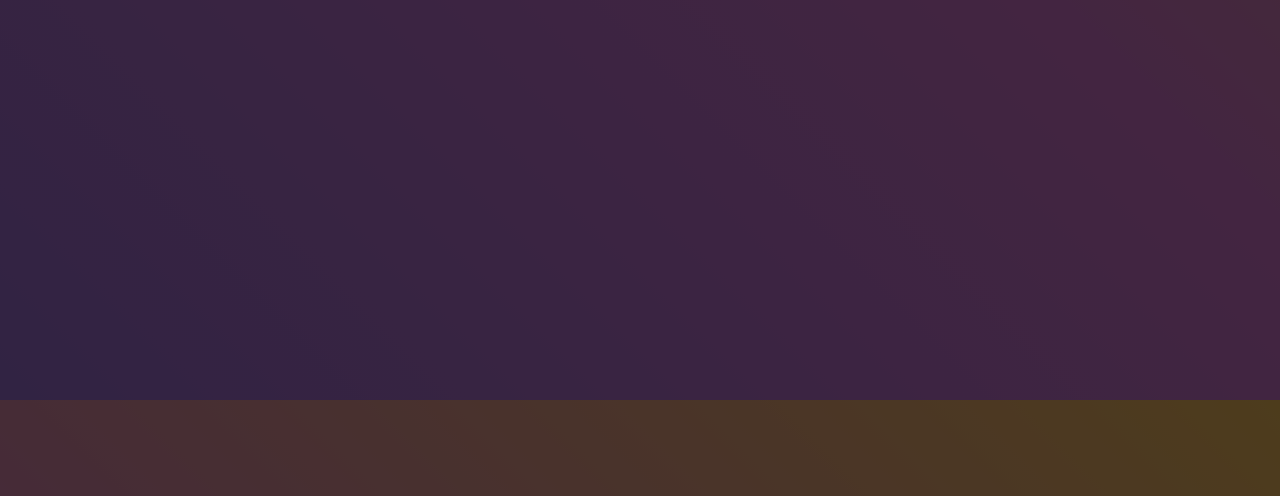
<file: landing.html>
<!DOCTYPE html>
<html lang="en">
<head>
    <meta charset="UTF-8">
    <meta name="viewport" content="width=device-width, initial-scale=1.0">
    <title>Log In</title>
    <link rel="stylesheet" href="landing.css">
    <script src="SSS.js"></script>
</head>
<body>
    <header class="header">
        <h1 class="header__heading">
            <a href="#" class="header__heading-link">
                <img src="assets/images/logo.png" alt="LM Mezun Ağı Logo">
                <span class="header__heading-text">Limitless Space</span>
            </a>
        </h1>

        <nav class="header__navigation">
            <ul class="header__navigation-list">
                <li class="header__navigation-item">
                    <button style="width: 138px; height: 40px; text-align: center; border-radius: 20px; border: 1.50px #805226 solid;
                    background-color: transparent; color: #E6E6E6;">
                        Ana Sayfa
                    </button>
                </li>
                <li class="header__navigation-item" >
                    <button style="width: 158px; height: 40px; border-radius: 20px; border: 1.50px #805422 solid ; background-color: transparent; color: #E6E6E6;">Hakkımızda</button>
                </li>
                <li class="header__navigation-item">
                    <button style="width: 71px; height: 40px; background: #835E26; border-radius: 20px; border: 1.50px #835E26 solid; color: #E6E6E6; cursor: pointer;">SSS</button>
                </li>
            </ul>
        </nav>
    </header>

    <main class="SSS_main">
        <section class="description" style="padding: 3.6rem 17.5rem 1rem; ">
            <h1 class="description_title" style="justify-content: center; text-align: center; margin-top: 1cm; margin-bottom: 30px; display: flex; align-items: center; font-family: Montserrat; font-size: 64px;" >EMIT</h1>
        </section>
        <section>
            <div class="Rectangle114" style="width: 300px; height: 40px; mix-blend-mode: soft-light; background: #E6E6E6; margin: auto;"><div   class="KullanCAd" style="color: black; font-size: 20px; font-family: Montserrat; font-weight: 500; letter-spacing: 2px; word-wrap: break-word; text-align: center; padding-top: 8px;">Kullanıcı Adı</div>
            </div>
            <div class="Rectangle115" style="width: 300px; height: 40px; mix-blend-mode: soft-light; background: #E6E6E6;margin: auto;margin-top: 17px;">
                <div class="Ifre" style="color: black; font-size: 20px; font-family: Montserrat; font-weight: 500; letter-spacing: 2px; word-wrap: break-word; text-align: center; padding-top: 8px;">Şifre
                </div>
            </div>

            <div class="Rectangle113" style="width: 207px; height: 40px; background: #E6E6E6; border-radius: 20px;margin: auto; margin-top: 51px; text-align: center;"><img src="assets/images/Giriş Yap.png" alt="" srcset="" style="padding-top: 8px;"></div>

            <!-- <div class="Group8" style="width: 39px; height: 39px; position: relative">
                <div class="Ellipse2" style="width: 39px; height: 39px; left: 630px; top: 0px; position: absolute; background: #E6E6E6; border-radius: 9999px"></div>
                <div class="Vector" style="width: 23.40px; height: 23.63px; left: 7.80px; top: 7.80px; position: absolute; background: #3D2442"></div>
            </div>
            <div class="Group8" style="width: 39px; height: 39px; position: relative">
                <div class="Ellipse2" style="width: 39px; height: 39px; left: 680px; top: 0px; position: absolute; background: #E6E6E6; border-radius: 9999px"></div>
                <div class="Vector" style="width: 23.40px; height: 23.63px; left: 7.80px; top: 7.80px; position: absolute; background: #3D2442"></div>
            </div>
            <div class="Group8" style="width: 39px; height: 39px; position: relative">
                <div class="Ellipse2" style="width: 39px; height: 39px; left: 730px; top: 0px; position: absolute; background: #E6E6E6; border-radius: 9999px"></div>
                <div class="Vector" style="width: 23.40px; height: 23.63px; left: 7.80px; top: 7.80px; position: absolute; background: #3D2442"></div>
            </div>
            <div class="Group8" style="width: 39px; height: 39px; position: relative">
                <div class="Ellipse2" style="width: 39px; height: 39px; left: 780px; top: 0px; position: absolute; background: #E6E6E6; border-radius: 9999px"></div>
                <div class="Vector" style="width: 23.40px; height: 23.63px; left: 7.80px; top: 7.80px; position: absolute; background: #3D2442"></div>
            </div>
            <div class="Group8" style="width: 39px; height: 39px; position: relative">
                <div class="Ellipse2" style="width: 39px; height: 39px; left: 830px; top: 0px; position: absolute; background: #E6E6E6; border-radius: 9999px"></div>
                <div class="Vector" style="width: 23.40px; height: 23.63px; left: 7.80px; top: 7.80px; position: absolute; background: #3D2442"></div>
            </div> -->

            <section>
                <span style="width: 39px; height: 39px; color: blue;"> <div ></div> </span>
                <span></span>
            </section>

        </section>
    </main>



    
</body>
</html>
</file>
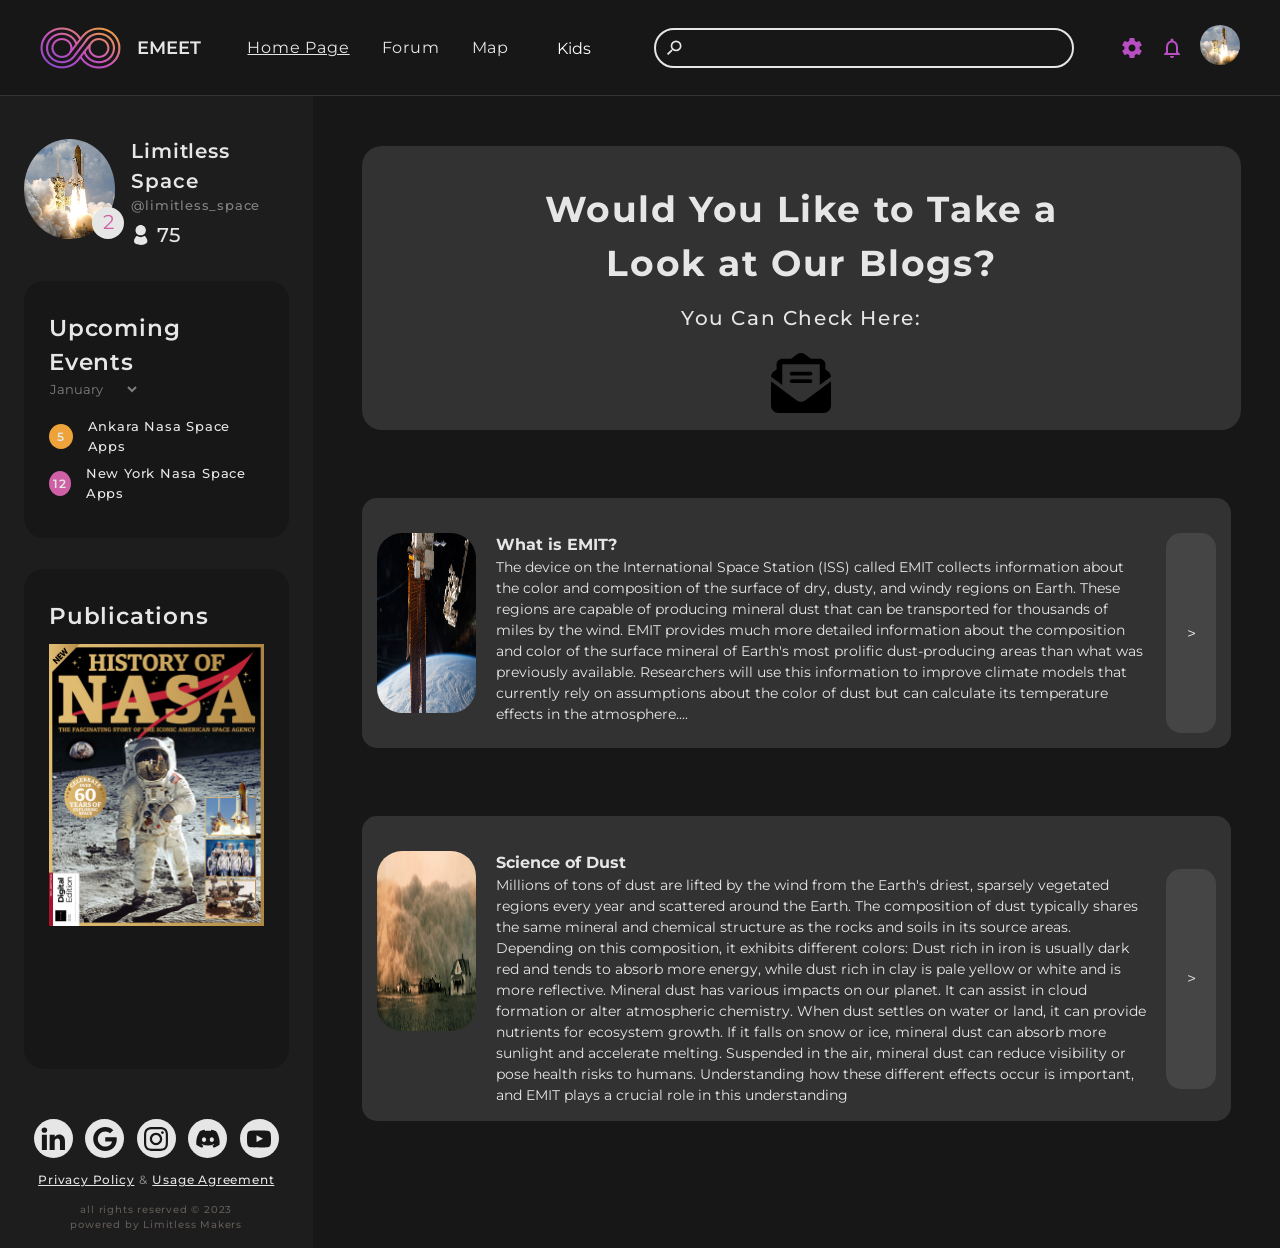
<file: Main Page.html>
<!DOCTYPE html>
<html lang="en">
<head>
    <meta charset="UTF-8">
    <meta name="viewport" content="width=device-width, initial-scale=1.0">
    <title>Home Page</title>
    <link rel="icon" href="assets/icons/main page.svg" type="image/x-icon">

    <link rel="preconnect" href="https://fonts.googleapis.com">
    <link rel="preconnect" href="https://fonts.gstatic.com" crossorigin>
    <link href="https://fonts.googleapis.com/css2?family=Montserrat:wght@100;200;300;400;500;600;700;800;900&display=swap" rel="stylesheet">

    <link rel="stylesheet" href="css/icons.css">
    <link rel="stylesheet" href="css/main.css">

    <script src="scripts/script.js" defer></script>
</head>

<body class="grid-main">
    <header class="header">
        <h1 class="header__heading">
            <a href="#" class="header__heading-link">
                <img src="assets/images/logo.png" alt="LM Mezun Ağı Logo">
                <span class="header__heading-text">EMEET</span>
            </a>
        </h1>
        
        <nav class="header__navigation">
            <ul class="header__navigation-list">
                <li class="header__navigation-item"><a href="Main Page.html" class="header__navigation-link" aria-current="page">Home Page</a></li>
                <li class="header__navigation-item"><a href="forum.html" class="header__navigation-link">Forum</a></li>
                <li class="header__navigation-item"><a href="map.html" class="header__navigation-link">Map</a></li>
                <li class="header__navigation-item">
                    <div class="dropdown">
                    <button class="dropbtn">Kids</button>
                        <div class="dropdown-content">
                            <a href="games.html">Games</a>
                            <a href="animations.html">Animations</a>
                        </div>
                    </div>
                </li>
            </ul>
        </nav>

        <div class="header__search">
            <svg class="header__search-icon">
                <use xlink:href="assets/sprite.svg#icon-search"></use>
            </svg>
            <input type="text" class="header__search-input">
        </div>

        <section class="header__user">
            <a href="#" class="header__user-settings">
                <svg class="header__user-icon--settings header__user-icon">
                    <use xlink:href="assets/sprite.svg#icon-settings"></use>
                </svg>
            </a>

            <a href="#" class="header__user-notifications">
                <svg class="header__user-icon--notifications header__user-icon">
                    <use xlink:href="assets/sprite.svg#icon-notifications_none"></use>
                </svg>
            </a>

            <a href="profil.html" class="header__user-profile">
                <img src="assets/images/nasa-logo.jpg" alt="User" class="header__user-profile-image" style="width: 40px; border-radius: 20px;">
            </a>
        </section>
    </header>

    <aside class="sidebar">
        <div class="sidebar__content">
            <section class="sidebar__profile">
                <figure class="sidebar__profile-image">
                    <a href="profil.html">
                        <img src="assets/images/nasa-logo.jpg" alt="Kullanıcı profil fotoğrafı" class="sidebar__profile-image-source">
                    </a>
                    <figcaption class="sidebar__profile-image-level"><span>2</span></figcaption>
                </figure>
                
                <section class="sidebar__profile-details">
                    <p class="sidebar__profile-fullname">Limitless Space</p>
                    <p class="sidebar__profile-username">@limitless_space</p>
    
                    <div class="sidebar__profile-followers">
                        <svg class="sidebar__profile-followers-icon">
                            <use xlink:href="assets/sprite.svg#icon-person"></use>
                        </svg>
                        <p class="sidebar__profile-followers-count">75</p>
                    </div>
                </section>
            </section>

            <section class="sidebar__events">
                <h2 class="sidebar__events-title heading-secondary">Upcoming Events</h2>
                <select name="events-month" id="events-month" class="sidebar__events-month">
                    <option value="ocak">January</option>
                    <option value="şubat">February</option>
                    <option value="mart">March</option>
                    <option value="nisan">April</option>
                    <option value="mayis">May</option>
                    <option value="haziran">June</option>
                    <option value="temmuz">July</option>
                    <option value="agustos">August</option>
                    <option value="eylul">September</option>
                    <option value="ekim">October</option>
                    <option value="ekim">November</option>
                    <option value="aralik">December</option>
                </select>

                <ol class="sidebar__events-list">
                    <li class="sidebar__events-item" data-day="5">
                        <span>5</span>
                        <span>Ankara Nasa Space Apps</span>
                    </li>

                    <li class="sidebar__events-item" data-day="12">
                        <span>12</span>
                        <span>New York Nasa Space Apps</span>                    
                    </li>

                    <li class="sidebar__events-item" data-day="20">                        
                        <span>20</span>
                        <span>EMEET System Update</span>
                    </li>

                    <li class="sidebar__events-item" data-day="20">                        
                        <span>24</span>
                        <span>Teknofest Space Festival</span>
                    </li>

                    <li class="sidebar__events-item" data-day="20">                        
                        <span>29</span>
                        <span>Global Nasa Space Apps</span>
                    </li>
                </ol>
            </section>

            <section class="sidebar__events" style="height: 500px;">
                <h2 class="sidebar__events-title heading-secondary" style="margin-bottom: 10px;">Publications</h2>
                <img src="assets/images/magazine.jpg" alt="">
            </section>
        </div>
        <footer class="sidebar__footer footer" style="margin-top: 50px;">
            <ul class="footer__socials">
                <li class="footer__socials-item">
                    <a href="#" class="footer__socials-link">
                        <svg class="footer__socials-icon">
                            <use xlink:href="assets/sprite.svg#icon-linkedin"></use>
                        </svg>
                    </a>
                </li>
                <li class="footer__socials-item">
                    <a href="#" class="footer__socials-link">
                        <svg class="footer__socials-icon">
                            <use xlink:href="assets/sprite.svg#icon-google"></use>
                        </svg>
                    </a>
                </li>
                <li class="footer__socials-item">
                    <a href="#" class="footer__socials-link">
                        <svg class="footer__socials-icon">
                            <use xlink:href="assets/sprite.svg#icon-instagram"></use>
                        </svg>
                    </a>
                </li>
                <li class="footer__socials-item">
                    <a href="#" class="footer__socials-link">
                        <svg class="footer__socials-icon">
                            <use xlink:href="assets/sprite.svg#icon-discord"></use>
                        </svg>
                    </a>
                </li>
                <li class="footer__socials-item">
                    <a href="#" class="footer__socials-link">
                        <svg class="footer__socials-icon">
                            <use xlink:href="assets/sprite.svg#icon-youtube"></use>
                        </svg>
                    </a>
                </li>
            </ul>
            <ul class="footer__links">
                <li class="footer__links-item">
                    <a href="#" class="footer__links-link">Privacy Policy</a>
                </li>
                <span>&</span>
                <li class="footer__links-item">
                    <a href="#" class="footer__links-link">Usage Agreement</a>
                </li>
            </ul>
            <p class="footer__copyright">
                all rights reserved &copy; 2023 <br>
                powered by <a href="https://limitlessmakers.gsb.gov.tr">Limitless Makers</a>
            </p>
        </footer>
    </aside>

    <main class="main flex-main">
        <section class="onboarding">
            <p class="onboarding__title">Would You Like to Take a Look at Our Blogs?</p>
            <p class="onboarding__description" style="margin-bottom: 20px;">You Can Check Here:</p>
            <img src="assets/icons/envelope-open-text-solid.svg" alt="" style="width: 60px;">
        </section>

        <section class="recommended-profiles" style="display: flex;">
            <div class="recommended-profiles__bottom" style="display: inline-flex;">
                <div class="profile-card" style="text-align: left; width: 100%; height: auto; padding: 15px; border-radius: 15px; margin-right: 10px;">
                    <section>
                        <div style="display: flex; margin-top: 20px;">
                            <span>
                                <img src="assets/images/emit.jpeg" alt="" style="height: 180px; width: 320px; border-radius: 25px;">
                            </span>
                            <span style="margin-left: 20px;">
                                <h4 style="display: inline;">What is EMIT?</h4>
                                <br>
                                <p style="font-size: 14px; width: 650px; max-height: 150px; ">The device on the International Space Station (ISS) called EMIT collects information about the color and composition of the surface of dry, dusty, and windy regions on Earth. These regions are capable of producing mineral dust that can be transported for thousands of miles by the wind. EMIT provides much more detailed information about the composition and color of the surface mineral of Earth's most prolific dust-producing areas than what was previously available. Researchers will use this information to improve climate models that currently rely on assumptions about the color of dust but can calculate its temperature effects in the atmosphere.... </p>
                            </span>
                            <span style="margin-left: auto; align-self: center;">
                                <button style="height: 200px; width: 50px; background-color: rgba(230, 230, 230, 0.1); margin-left: 20px; border-radius: 15px; border: none;">></button>
                            </span>
                        </div>    
                    </section>
                </div>  
            </div>
        </section>

        <section class="recommended-profiles" style="display: flex;">
            <div class="recommended-profiles__bottom" style="display: inline-flex;">
                <div class="profile-card" style="text-align: left; width: 100%; height: auto; padding: 15px; border-radius: 15px; margin-right: 10px;">
                    <section>
                        <div style="display: flex; margin-top: 20px;">
                            <span>
                                <img src="assets/images/dust.png" alt="" style="height: 180px; width: 320px; border-radius: 25px;">
                            </span>
                            <span style="margin-left: 20px;">
                                <h4 style="display: inline;">Science of Dust</h4>
                                <br>
                                <p style="font-size: 14px; width: 650px; max-height: 270px; ">Millions of tons of dust are lifted by the wind from the Earth's driest, sparsely vegetated regions every year and scattered around the Earth. The composition of dust typically shares the same mineral and chemical structure as the rocks and soils in its source areas. Depending on this composition, it exhibits different colors: Dust rich in iron is usually dark red and tends to absorb more energy, while dust rich in clay is pale yellow or white and is more reflective. Mineral dust has various impacts on our planet. It can assist in cloud formation or alter atmospheric chemistry. When dust settles on water or land, it can provide nutrients for ecosystem growth. If it falls on snow or ice, mineral dust can absorb more sunlight and accelerate melting. Suspended in the air, mineral dust can reduce visibility or pose health risks to humans. Understanding how these different effects occur is important, and EMIT plays a crucial role in this understanding</p>
                            </span>
                            <span style="margin-left: auto; align-self: center;">
                                <button style="height: 220px; width: 50px; background-color: rgba(230, 230, 230, 0.1); margin-left: 20px; border-radius: 15px; border: none;">></button>
                            </span>
                        </div>    
                    </section>
                </div>  
            </div>
        </section>
    </main>
</body>
</html>
</file>
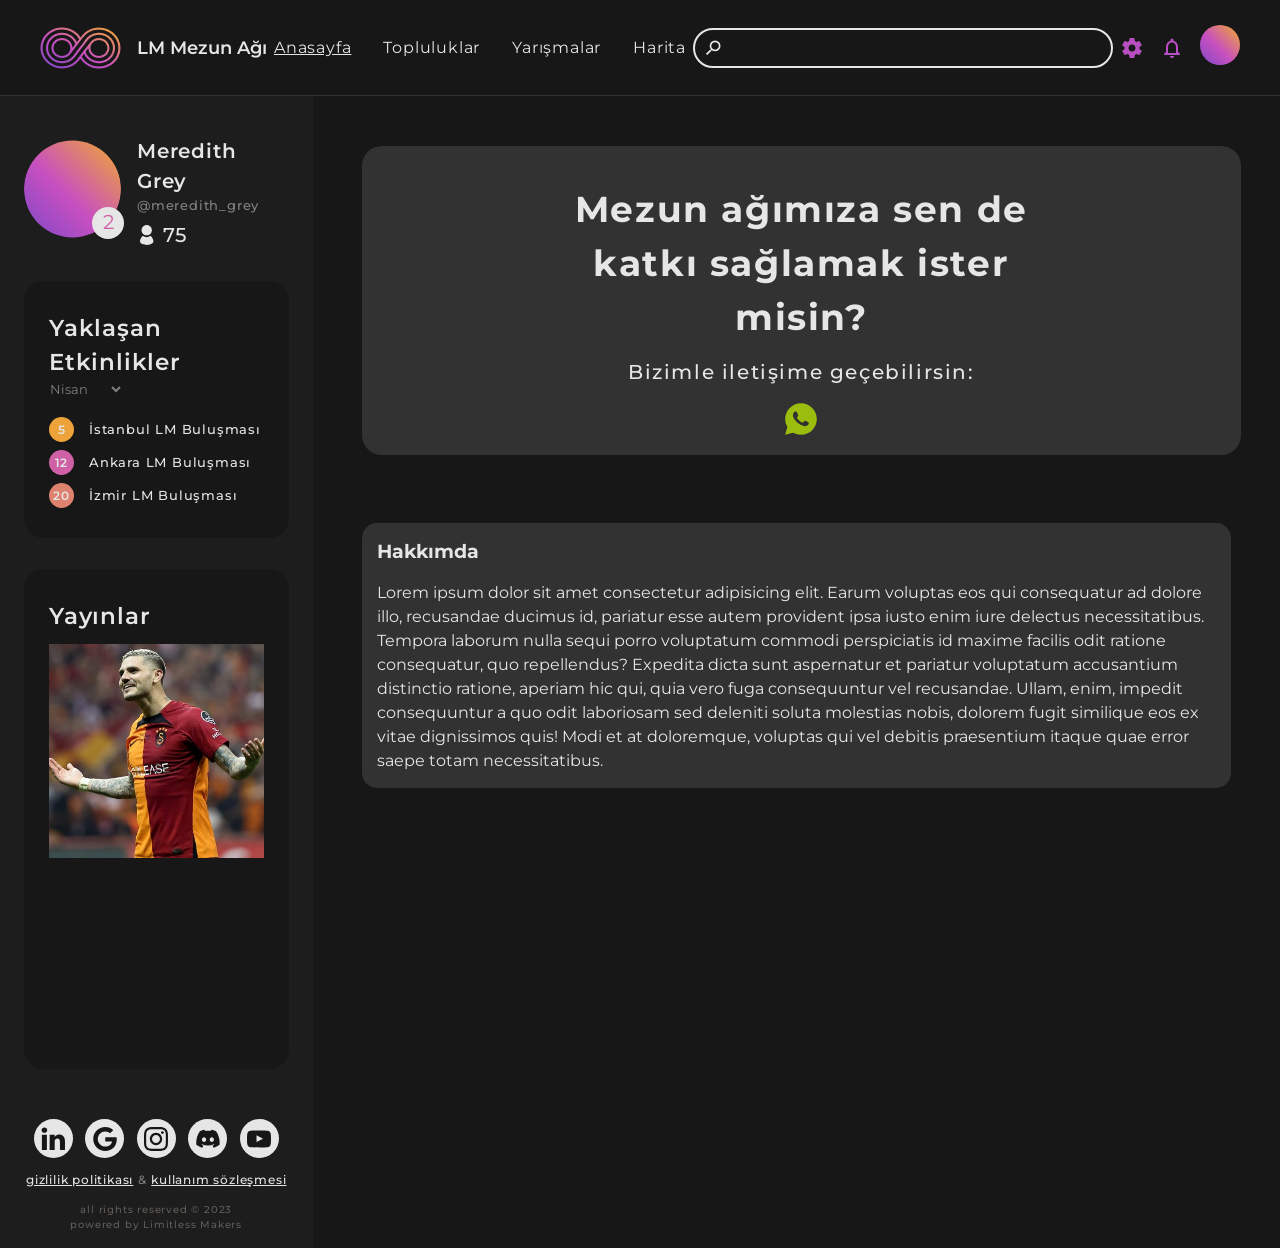
<file: profil.html>
<!DOCTYPE html>
<html lang="en">
<head>
    <meta charset="UTF-8">
    <meta name="viewport" content="width=device-width, initial-scale=1.0">
    <title>Document</title>

    <link rel="preconnect" href="https://fonts.googleapis.com">
    <link rel="preconnect" href="https://fonts.gstatic.com" crossorigin>
    <link href="https://fonts.googleapis.com/css2?family=Montserrat:wght@100;200;300;400;500;600;700;800;900&display=swap" rel="stylesheet">

    <link rel="stylesheet" href="css/icons.css">
    <link rel="stylesheet" href="css/main.css">

    <script src="scripts/script.js" defer></script>
</head>
<body class="grid-main">
    <header class="header">
        <h1 class="header__heading">
            <a href="#" class="header__heading-link">
                <img src="assets/images/logo.png" alt="LM Mezun Ağı Logo">
                <span class="header__heading-text">LM Mezun Ağı</span>
            </a>
        </h1>
        
        <nav class="header__navigation">
            <ul class="header__navigation-list">
                <li class="header__navigation-item"><a href="#" class="header__navigation-link" aria-current="page">Anasayfa</a></li>
                <li class="header__navigation-item"><a href="#" class="header__navigation-link">Topluluklar</a></li>
                <li class="header__navigation-item"><a href="#" class="header__navigation-link">Yarışmalar</a></li>
                <li class="header__navigation-item"><a href="#" class="header__navigation-link">Harita</a></li>
            </ul>
        </nav>

        <div class="header__search">
            <svg class="header__search-icon">
                <use xlink:href="assets/sprite.svg#icon-search"></use>
            </svg>
            <input type="text" class="header__search-input">
        </div>

        <section class="header__user">
            <a href="#" class="header__user-settings">
                <svg class="header__user-icon--settings header__user-icon">
                    <use xlink:href="assets/sprite.svg#icon-settings"></use>
                </svg>
            </a>

            <a href="#" class="header__user-notifications">
                <svg class="header__user-icon--notifications header__user-icon">
                    <use xlink:href="assets/sprite.svg#icon-notifications_none"></use>
                </svg>
            </a>

            <a href="#" class="header__user-profile">
                <img src="assets/images/user-profile.svg" alt="User" class="header__user-profile-image">
            </a>
        </section>
    </header>

    <aside class="sidebar">
        <div class="sidebar__content">
            <section class="sidebar__profile">
                <figure class="sidebar__profile-image">
                    <img src="assets/images/user-profile.svg" alt="Kullanıcı profil fotoğrafı" class="sidebar__profile-image-source">
                    <figcaption class="sidebar__profile-image-level"><span>2</span></figcaption>
                </figure>
                
                <section class="sidebar__profile-details">
                    <p class="sidebar__profile-fullname">Meredith Grey</p>
                    <p class="sidebar__profile-username">@meredith_grey</p>
    
                    <div class="sidebar__profile-followers">
                        <svg class="sidebar__profile-followers-icon">
                            <use xlink:href="assets/sprite.svg#icon-person"></use>
                        </svg>
                        <p class="sidebar__profile-followers-count">75</p>
                    </div>
                </section>
            </section>

            <section class="sidebar__events">
                <h2 class="sidebar__events-title heading-secondary">Yaklaşan Etkinlikler</h2>
                <select name="events-month" id="events-month" class="sidebar__events-month">
                    <option value="nisan">Nisan</option>
                    <option value="mayis">Mayıs</option>
                    <option value="haziran">Haziran</option>
                    <option value="temmuz">Temmuz</option>
                    <option value="agustos">Ağustos</option>
                    <option value="eylul">Eylül</option>
                    <option value="ekim">Ekim</option>
                    <option value="ekim">Kasım</option>
                    <option value="aralik">Aralık</option>
                </select>

                <ol class="sidebar__events-list">
                    <li class="sidebar__events-item" data-day="5">
                        <span>5</span>
                        <span>İstanbul LM Buluşması</span>
                    </li>

                    <li class="sidebar__events-item" data-day="12">
                        <span>12</span>
                        <span>Ankara LM Buluşması</span>                    
                    </li>

                    <li class="sidebar__events-item" data-day="20">                        
                        <span>20</span>
                        <span>İzmir LM Buluşması</span>
                    </li>

                    <li class="sidebar__events-item" data-day="20">                        
                        <span>24</span>
                        <span>Rize LM Buluşması</span>
                    </li>

                    <li class="sidebar__events-item" data-day="20">                        
                        <span>29</span>
                        <span>Mardin LM Buluşması</span>
                    </li>
                </ol>
            </section>

            <section class="sidebar__events" style="height: 500px;">
                <h2 class="sidebar__events-title heading-secondary" style="margin-bottom: 10px;">Yayınlar</h2>
                <img src="assets/images/icardi.jpg" alt="">
                

                <!-- <ol class="sidebar__events-list">
                    <li class="sidebar__events-item" data-day="5">
                        <img src="assets/images/icardi.jpg" alt="">
                    </li>
                </ol> -->
            </section>
        </div>
        <footer class="sidebar__footer footer" style="margin-top: 50px;">
            <ul class="footer__socials">
                <li class="footer__socials-item">
                    <a href="#" class="footer__socials-link">
                        <svg class="footer__socials-icon">
                            <use xlink:href="assets/sprite.svg#icon-linkedin"></use>
                        </svg>
                    </a>
                </li>
                <li class="footer__socials-item">
                    <a href="#" class="footer__socials-link">
                        <svg class="footer__socials-icon">
                            <use xlink:href="assets/sprite.svg#icon-google"></use>
                        </svg>
                    </a>
                </li>
                <li class="footer__socials-item">
                    <a href="#" class="footer__socials-link">
                        <svg class="footer__socials-icon">
                            <use xlink:href="assets/sprite.svg#icon-instagram"></use>
                        </svg>
                    </a>
                </li>
                <li class="footer__socials-item">
                    <a href="#" class="footer__socials-link">
                        <svg class="footer__socials-icon">
                            <use xlink:href="assets/sprite.svg#icon-discord"></use>
                        </svg>
                    </a>
                </li>
                <li class="footer__socials-item">
                    <a href="#" class="footer__socials-link">
                        <svg class="footer__socials-icon">
                            <use xlink:href="assets/sprite.svg#icon-youtube"></use>
                        </svg>
                    </a>
                </li>
            </ul>
            <ul class="footer__links">
                <li class="footer__links-item">
                    <a href="#" class="footer__links-link">gizlilik politikası</a>
                </li>
                <span>&</span>
                <li class="footer__links-item">
                    <a href="#" class="footer__links-link">kullanım sözleşmesi</a>
                </li>
            </ul>
            <p class="footer__copyright">
                all rights reserved &copy; 2023 <br>
                powered by <a href="https://limitlessmakers.gsb.gov.tr">Limitless Makers</a>
            </p>
        </footer>
    </aside>

    <main class="main flex-main">
        <section class="onboarding">
            <p class="onboarding__title">Mezun ağımıza sen de katkı sağlamak ister misin?</p>
            <p class="onboarding__description">Bizimle iletişime geçebilirsin:</p>
            <svg class="onboarding__icon">
                <use xlink:href="assets/sprite.svg#icon-whatsapp-filled"></use>
            </svg>
        </section>

        <section class="recommended-profiles" style="display: flex;">
            <div class="recommended-profiles__bottom" style="display: inline-flex;">
                <div class="profile-card" style="text-align: left; width: 100%; height: auto; padding: 15px; border-radius: 15px; margin-right: 10px;">
                    <section>
                        <h3 style="text-align: left; margin-bottom: 15px;">Hakkımda</h3>
                        <p>Lorem ipsum dolor sit amet consectetur adipisicing elit. Earum voluptas eos qui consequatur ad dolore illo, recusandae ducimus id, pariatur esse autem provident ipsa iusto enim iure delectus necessitatibus. Tempora laborum nulla sequi porro voluptatum commodi perspiciatis id maxime facilis odit ratione consequatur, quo repellendus? Expedita dicta sunt aspernatur et pariatur voluptatum accusantium distinctio ratione, aperiam hic qui, quia vero fuga consequuntur vel recusandae. Ullam, enim, impedit consequuntur a quo odit laboriosam sed deleniti soluta molestias nobis, dolorem fugit similique eos ex vitae dignissimos quis! Modi et at doloremque, voluptas qui vel debitis praesentium itaque quae error saepe totam necessitatibus.</p>
                    </section>
                </div>    
            </div>

            <!-- <div class="recommended-profiles__bottom" style="display: inline !important; margin: 0;">
                <div class="profile-card" style="text-align: left; width: 100%; height: auto; padding: 15px; border-radius: 15px;">
                    <section>
                        <h3 style="text-align: left; margin-bottom: 15px; padding-top: 20px;">İletişim </h3>
                        <ul class="profile-card__info-list">
                            <li class="profile-card__info-item">
                                <p>0555 555 5555</p>
                            </li>
    
                            <li class="profile-card__info-item">
                                <svg class="profile-card__info-icon">
                                    <use xlink:href="assets/sprite.svg#icon-school"></use>
                                </svg>
                                <p class="profile-card__info-text">Meow High School</p>
                            </li>
    
                            <li class="profile-card__info-item">
                                <svg class="profile-card__info-icon">
                                    <use xlink:href="assets/sprite.svg#icon-school"></use>
                                </svg>
                                <p class="profile-card__info-text">MW University</p>
                            </li>
                        </ul>
                    </section>
                </div>    
            </div> -->
        </section>
    </main>
</body>
</html>
</file>
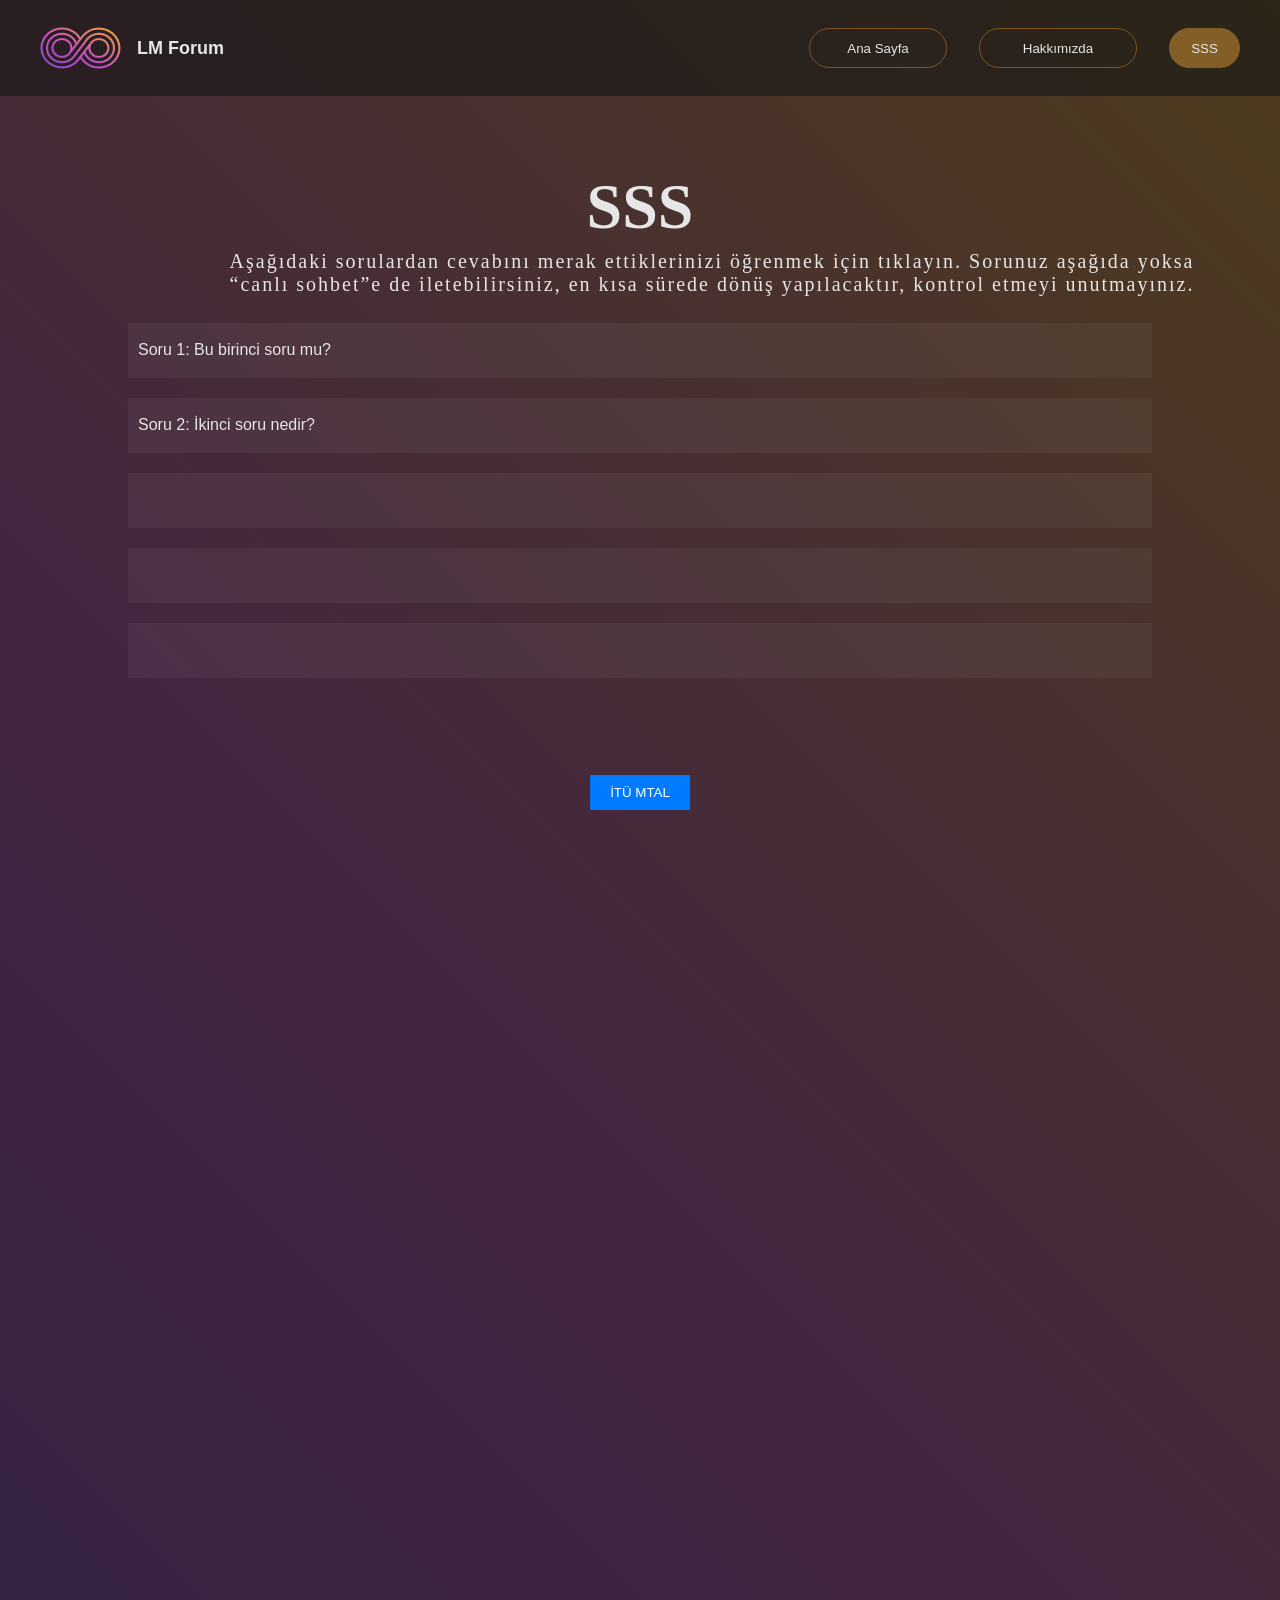
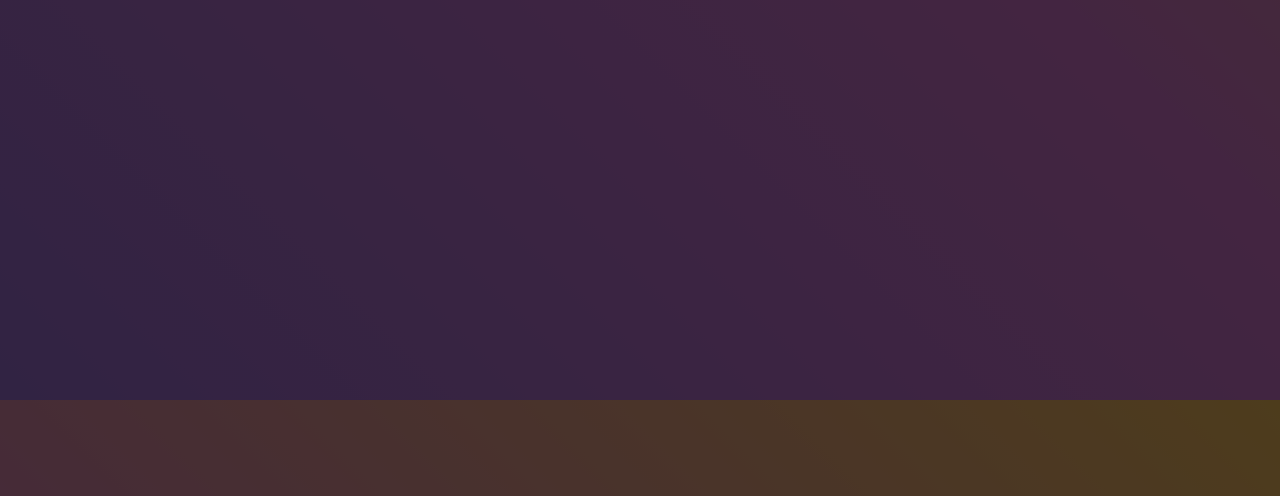
<file: SSS.html>
<!DOCTYPE html>
<html lang="en">
<head>
    <meta charset="UTF-8">
    <meta name="viewport" content="width=device-width, initial-scale=1.0">
    <title>SSS</title>
    <link rel="stylesheet" href="SSS.css">
    <script src="SSS.js"></script>
</head>
<body>
    <header class="header">

        <button class="logo-button" onclick="startLogoRain()">İTÜ MTAL</button>
        <h1 class="header__heading">
            <a href="#" class="header__heading-link">
                <img src="assets/images/logo.png" alt="LM Mezun Ağı Logo">
                <span class="header__heading-text">LM Forum</span>
            </a>
        </h1>

        <nav class="header__navigation">
            <ul class="header__navigation-list">
                <li class="header__navigation-item">
                    <button style="width: 138px; height: 40px; text-align: center; border-radius: 20px; border: 1.50px #805226 solid;
                    background-color: transparent; color: #E6E6E6;">
                        Ana Sayfa
                    </button>
                </li>
                <li class="header__navigation-item" >
                    <button style="width: 158px; height: 40px; border-radius: 20px; border: 1.50px #805422 solid ; background-color: transparent; color: #E6E6E6;">Hakkımızda</button>
                </li>
                <li class="header__navigation-item">
                    <button style="width: 71px; height: 40px; background: #835E26; border-radius: 20px; border: 1.50px #835E26 solid; color: #E6E6E6; cursor: pointer;">SSS</button>
                </li>
            </ul>
        </nav>
    </header>
    <main class="SSS_main">
        <section class="description" style="padding: 3.6rem 17.5rem 1rem; ">
            <h1 class="description_title" style="justify-content: center; text-align: center; margin-top: 1cm; margin-bottom: 30px; display: flex; align-items: center; font-family: Montserrat; font-size: 64px;" >SSS</h1>
            <span class="description_sentence" style="width: 80%; left: 200px;  position: absolute; text-align: center; color: #E6E6E6; font-size: 20px; font-family: Montserrat; font-weight: 500; letter-spacing: 2px; word-wrap: break-word ; top: 250px;" >Aşağıdaki sorulardan cevabını merak ettiklerinizi öğrenmek için tıklayın. Sorunuz aşağıda yoksa “canlı sohbet”e de iletebilirsiniz, en kısa sürede dönüş yapılacaktır, kontrol etmeyi unutmayınız.</span>
        </section>
        <section class="questi" >
            <ul class="question-list">
                <li class="question-rectangles" onclick="toggleAnswer('answer-1')">
                    <span class="question-sentence">Soru 1: Bu birinci soru mu?</span>
                </li>
                <li id="answer-1" class="answer-sentence">Cevap 1: Evet, bu birinci sorunun cevabıdır.</li>
                
            <li class="question-rectangles" onclick="toggleAnswer('answer-2')">
                <span class="question-sentence">Soru 2: İkinci soru nedir?</span>
            </li>
                <li id="answer-2" class="answer-sentence">Cevap 2: İkinci sorunun cevabı şudur.</li>
                <li class="question-rectangles">
                    <span class="sentences"></span>
                </li>
                <li class="question-rectangles">
                    <span class="sentences"></span>
                </li>
                <li class="question-rectangles">
                    <span class="sentences"></span>
                </li>
            </ul>
        </section>

        <div class="logo-rain-container"></div>
    </main>



    
</body>
</html>
</file>
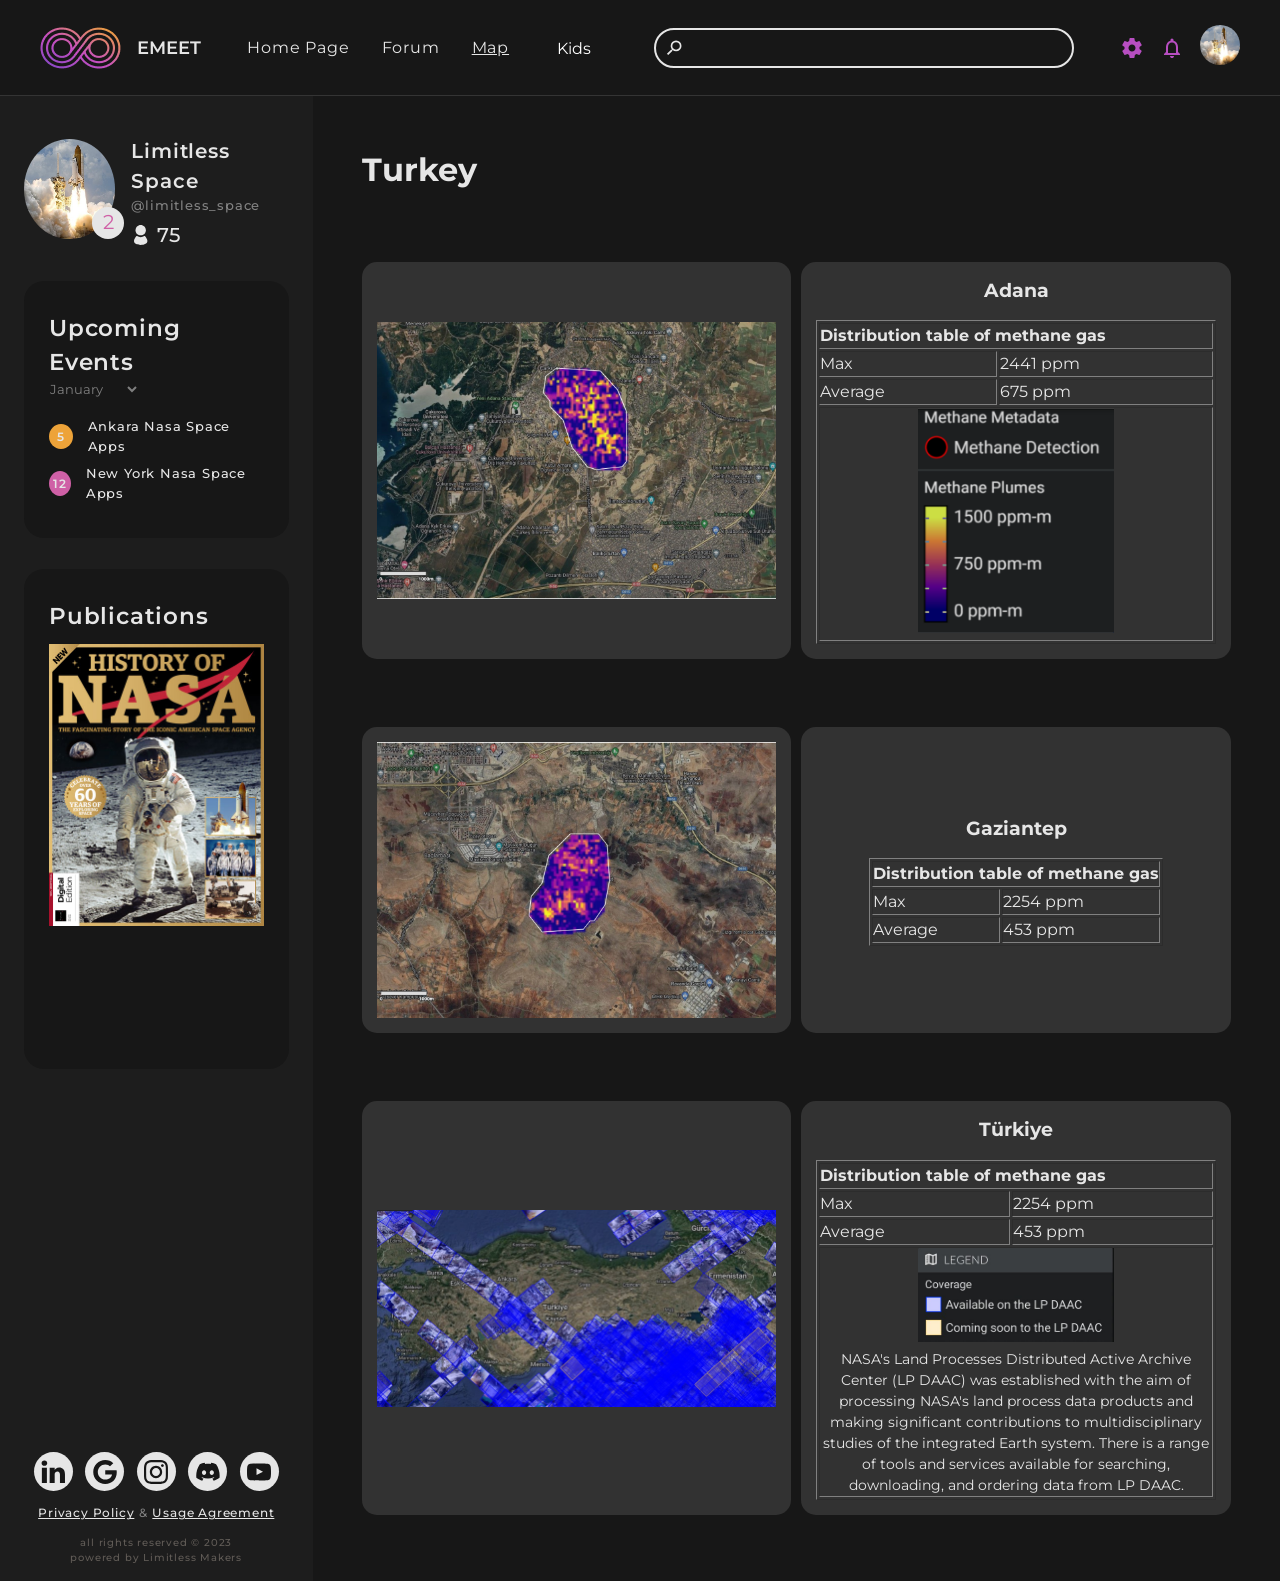
<file: turkıye.html>
<!DOCTYPE html>
<html lang="en">
<head>
    <meta charset="UTF-8">
    <meta name="viewport" content="width=device-width, initial-scale=1.0">
    <title>Turkey</title>

    <link rel="preconnect" href="https://fonts.googleapis.com">
    <link rel="preconnect" href="https://fonts.gstatic.com" crossorigin>
    <link href="https://fonts.googleapis.com/css2?family=Montserrat:wght@100;200;300;400;500;600;700;800;900&display=swap" rel="stylesheet">

    <link rel="stylesheet" href="css/icons.css">
    <link rel="stylesheet" href="css/main.css">

    <script src="scripts/script.js" defer></script>
</head>
<body class="grid-main">
    <header class="header">
        <h1 class="header__heading">
            <a href="#" class="header__heading-link">
                <img src="assets/images/logo.png" alt="LM Mezun Ağı Logo">
                <span class="header__heading-text">EMEET</span>
            </a>
        </h1>
        
        <nav class="header__navigation">
            <ul class="header__navigation-list">
                <li class="header__navigation-item"><a href="Main Page.html" class="header__navigation-link" >Home Page</a></li>
                <li class="header__navigation-item"><a href="forum.html" class="header__navigation-link">Forum</a></li>
                <li class="header__navigation-item"><a href="map.html" class="header__navigation-link" aria-current="page">Map</a></li>
                <li class="header__navigation-item">
                    <div class="dropdown">
                    <button class="dropbtn">Kids</button>
                        <div class="dropdown-content">
                            <a href="games.html">Games</a>
                            <a href="animations.html">Animations</a>
                        </div>
                    </div>
                </li>
            </ul>
        </nav>

        <div class="header__search">
            <svg class="header__search-icon">
                <use xlink:href="assets/sprite.svg#icon-search"></use>
            </svg>
            <input type="text" class="header__search-input">
        </div>

        <section class="header__user">
            <a href="#" class="header__user-settings">
                <svg class="header__user-icon--settings header__user-icon">
                    <use xlink:href="assets/sprite.svg#icon-settings"></use>
                </svg>
            </a>

            <a href="#" class="header__user-notifications">
                <svg class="header__user-icon--notifications header__user-icon">
                    <use xlink:href="assets/sprite.svg#icon-notifications_none"></use>
                </svg>
            </a>

            <a href="profil.html" class="header__user-profile">
                <img src="assets/images/nasa-logo.jpg" alt="User" class="header__user-profile-image" style="width: 40px; border-radius: 20px;">
            </a>
        </section>
    </header>

    <aside class="sidebar">
        <div class="sidebar__content">
            <section class="sidebar__profile">
                <figure class="sidebar__profile-image">
                    <a href="profil.html">
                        <img src="assets/images/nasa-logo.jpg" alt="Kullanıcı profil fotoğrafı" class="sidebar__profile-image-source">
                    </a>
                    <figcaption class="sidebar__profile-image-level"><span>2</span></figcaption>
                </figure>
                
                <section class="sidebar__profile-details">
                    <p class="sidebar__profile-fullname">Limitless Space</p>
                    <p class="sidebar__profile-username">@limitless_space</p>
    
                    <div class="sidebar__profile-followers">
                        <svg class="sidebar__profile-followers-icon">
                            <use xlink:href="assets/sprite.svg#icon-person"></use>
                        </svg>
                        <p class="sidebar__profile-followers-count">75</p>
                    </div>
                </section>
            </section>

            <section class="sidebar__events">
                <h2 class="sidebar__events-title heading-secondary">Upcoming Events</h2>
                <select name="events-month" id="events-month" class="sidebar__events-month">
                    <option value="ocak">January</option>
                    <option value="şubat">February</option>
                    <option value="mart">March</option>
                    <option value="nisan">April</option>
                    <option value="mayis">May</option>
                    <option value="haziran">June</option>
                    <option value="temmuz">July</option>
                    <option value="agustos">August</option>
                    <option value="eylul">September</option>
                    <option value="ekim">October</option>
                    <option value="ekim">November</option>
                    <option value="aralik">December</option>
                </select>

                <ol class="sidebar__events-list">
                    <li class="sidebar__events-item" data-day="5">
                        <span>5</span>
                        <span>Ankara Nasa Space Apps</span>
                    </li>

                    <li class="sidebar__events-item" data-day="12">
                        <span>12</span>
                        <span>New York Nasa Space Apps</span>                    
                    </li>

                    <li class="sidebar__events-item" data-day="20">                        
                        <span>20</span>
                        <span>EMEET System Update</span>
                    </li>

                    <li class="sidebar__events-item" data-day="20">                        
                        <span>24</span>
                        <span>Teknofest Space Festival</span>
                    </li>

                    <li class="sidebar__events-item" data-day="20">                        
                        <span>29</span>
                        <span>Global Nasa Space Apps</span>
                    </li>
                </ol>
            </section>

            <section class="sidebar__events" style="height: 500px;">
                <h2 class="sidebar__events-title heading-secondary" style="margin-bottom: 10px;">Publications</h2>
                <img src="assets/images/magazine.jpg" alt="">
            </section>
        </div>
        <footer class="sidebar__footer footer" style="margin-top: 50px;">
            <ul class="footer__socials">
                <li class="footer__socials-item">
                    <a href="#" class="footer__socials-link">
                        <svg class="footer__socials-icon">
                            <use xlink:href="assets/sprite.svg#icon-linkedin"></use>
                        </svg>
                    </a>
                </li>
                <li class="footer__socials-item">
                    <a href="#" class="footer__socials-link">
                        <svg class="footer__socials-icon">
                            <use xlink:href="assets/sprite.svg#icon-google"></use>
                        </svg>
                    </a>
                </li>
                <li class="footer__socials-item">
                    <a href="#" class="footer__socials-link">
                        <svg class="footer__socials-icon">
                            <use xlink:href="assets/sprite.svg#icon-instagram"></use>
                        </svg>
                    </a>
                </li>
                <li class="footer__socials-item">
                    <a href="#" class="footer__socials-link">
                        <svg class="footer__socials-icon">
                            <use xlink:href="assets/sprite.svg#icon-discord"></use>
                        </svg>
                    </a>
                </li>
                <li class="footer__socials-item">
                    <a href="#" class="footer__socials-link">
                        <svg class="footer__socials-icon">
                            <use xlink:href="assets/sprite.svg#icon-youtube"></use>
                        </svg>
                    </a>
                </li>
            </ul>
            <ul class="footer__links">
                <li class="footer__links-item">
                    <a href="#" class="footer__links-link">Privacy Policy</a>
                </li>
                <span>&</span>
                <li class="footer__links-item">
                    <a href="#" class="footer__links-link">Usage Agreement</a>
                </li>
            </ul>
            <p class="footer__copyright">
                all rights reserved &copy; 2023 <br>
                powered by <a href="https://limitlessmakers.gsb.gov.tr">Limitless Makers</a>
            </p>
        </footer>
    </aside>

    <main class="main flex-main">
        <h1>Turkey</h1>
        <section class="recommended-profiles" style="display: flex;">
            <div class="recommended-profiles__bottom" style="display: inline-flex;">
                <div class="profile-card" style="text-align: left; width: 100%; height: auto; padding: 15px; border-radius: 15px; margin-right: 10px;">
                    <img src="assets/images/Ekran Resmi 2023-10-08 08.21.07.png" alt="">
                </div>  
                <div class="profile-card" style="text-align: left; width: 100%; height: auto; padding: 15px; border-radius: 15px; margin-right: 10px;">
                    <section>
                        <h3 style="text-align: center; margin-bottom: 15px;">Adana</h3>
                        <table border="1" style="width: 100%;">
                            <thead>
                                <th colspan="2">Distribution table of methane gas</th>
                            </thead>
                            <tbody>
                                <tr>
                                    <td>Max</td>
                                    <td>2441 ppm</td>
                                </tr>
                                <tr>
                                    <td>Average</td>
                                    <td>675  ppm</td>
                                </tr>
                                <tr style="text-align: center;">
                                    <td colspan="2" style="margin-left: 40px;"><img src="assets/images/Ekran Resmi 2023-10-08 08.51.49.png" alt="" style="width: 50%;"></td>
                                </tr>
                            </tbody>
                        </table>
                    </section>
                </div>  
            </div>
        </section>
        <section class="recommended-profiles" style="display: flex;">
            <div class="recommended-profiles__bottom" style="display: inline-flex;">
                <div class="profile-card" style="text-align: left; width: 100%; height: auto; padding: 15px; border-radius: 15px; margin-right: 10px;">
                    <img src="assets/images/Ekran Resmi 2023-10-08 09.12.19.png" alt="">
                </div>  
                <div class="profile-card" style="text-align: left; width: 100%; height: auto; padding: 15px; border-radius: 15px; margin-right: 10px;">
                    <section>
                        <h3 style="text-align: center; margin-bottom: 15px;">Gaziantep</h3>
                        <table border="1" style="width: 100%;">
                            <thead>
                                <th colspan="2">Distribution table of methane gas</th>
                            </thead>
                            <tbody>
                                <tr>
                                    <td>Max</td>
                                    <td>2254 ppm</td>
                                </tr>
                                <tr>
                                    <td>Average</td>
                                    <td>453  ppm</td>
                                </tr>
                            </tbody>
                        </table>
                    </section>
                </div>  
            </div>
        </section>

        <section class="recommended-profiles" style="display: flex;">
            <div class="recommended-profiles__bottom" style="display: inline-flex;">
                <div class="profile-card" style="text-align: left; width: 100%; height: auto; padding: 15px; border-radius: 15px; margin-right: 10px;">
                    <img src="assets/images/WhatsApp Image 2023-10-08 at 13.13.40.jpeg" alt="">
                </div>  
                <div class="profile-card" style="text-align: left; width: 100%; height: auto; padding: 15px; border-radius: 15px; margin-right: 10px;">
                    <section>
                        <h3 style="text-align: center; margin-bottom: 15px;">Türkiye</h3>
                        <table border="1" style="width: 100%;">
                            <thead>
                                <th colspan="2">Distribution table of methane gas</th>
                            </thead>
                            <tbody>
                                <tr>
                                    <td>Max</td>
                                    <td>2254 ppm</td>
                                </tr>
                                <tr>
                                    <td>Average</td>
                                    <td>453  ppm</td>
                                </tr>
                                <tr style="text-align: center;">
                                    <td colspan="2" style="margin-left: 40px;"><img src="assets/images/türkiye-lejant.jfif" alt="" style="width: 50%;"><p style="font-size: 14px;">NASA's Land Processes Distributed Active Archive Center (LP DAAC) was established with the aim of processing NASA's land process data products and making significant contributions to multidisciplinary studies of the integrated Earth system. There is a range of tools and services available for searching, downloading, and ordering data from LP DAAC.</p></td>
                                    
                                </tr>
                            </tbody>
                        </table>
                    </section>
                </div>  
            </div>
        </section>
    </main>
    
</body>
</html>
</file>
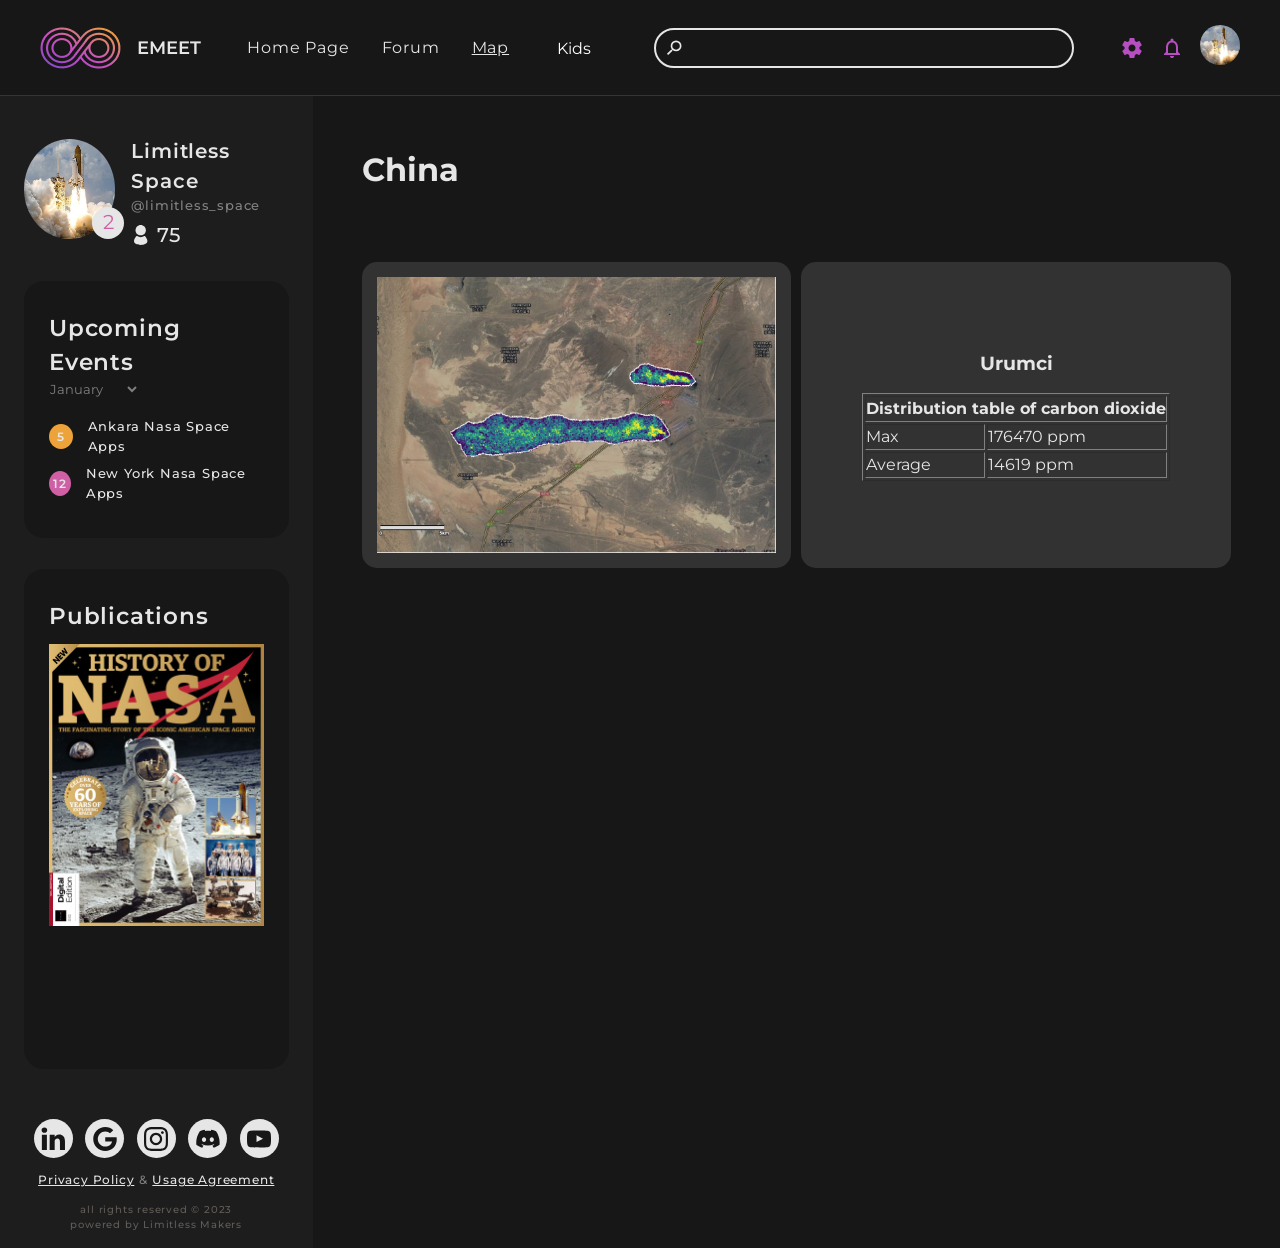
<file: urimci.html>
<!DOCTYPE html>
<html lang="en">
<head>
    <meta charset="UTF-8">
    <meta name="viewport" content="width=device-width, initial-scale=1.0">
    <title>China</title>

    <link rel="preconnect" href="https://fonts.googleapis.com">
    <link rel="preconnect" href="https://fonts.gstatic.com" crossorigin>
    <link href="https://fonts.googleapis.com/css2?family=Montserrat:wght@100;200;300;400;500;600;700;800;900&display=swap" rel="stylesheet">

    <link rel="stylesheet" href="css/icons.css">
    <link rel="stylesheet" href="css/main.css">

    <script src="scripts/script.js" defer></script>
</head>
<body class="grid-main">
    <header class="header">
        <h1 class="header__heading">
            <a href="#" class="header__heading-link">
                <img src="assets/images/logo.png" alt="LM Mezun Ağı Logo">
                <span class="header__heading-text">EMEET</span>
            </a>
        </h1>
        
        <nav class="header__navigation">
            <ul class="header__navigation-list">
                <li class="header__navigation-item"><a href="Main Page.html" class="header__navigation-link" >Home Page</a></li>
                <li class="header__navigation-item"><a href="forum.html" class="header__navigation-link">Forum</a></li>
                <li class="header__navigation-item"><a href="map.html" class="header__navigation-link" aria-current="page">Map</a></li>
                <li class="header__navigation-item">
                    <div class="dropdown">
                    <button class="dropbtn">Kids</button>
                        <div class="dropdown-content">
                            <a href="games.html">Games</a>
                            <a href="animations.html">Animations</a>
                        </div>
                    </div>
                </li>
            </ul>
        </nav>

        <div class="header__search">
            <svg class="header__search-icon">
                <use xlink:href="assets/sprite.svg#icon-search"></use>
            </svg>
            <input type="text" class="header__search-input">
        </div>

        <section class="header__user">
            <a href="#" class="header__user-settings">
                <svg class="header__user-icon--settings header__user-icon">
                    <use xlink:href="assets/sprite.svg#icon-settings"></use>
                </svg>
            </a>

            <a href="#" class="header__user-notifications">
                <svg class="header__user-icon--notifications header__user-icon">
                    <use xlink:href="assets/sprite.svg#icon-notifications_none"></use>
                </svg>
            </a>

            <a href="profil.html" class="header__user-profile">
                <img src="assets/images/nasa-logo.jpg" alt="User" class="header__user-profile-image" style="width: 40px; border-radius: 20px;">
            </a>
        </section>
    </header>

    <aside class="sidebar">
        <div class="sidebar__content">
            <section class="sidebar__profile">
                <figure class="sidebar__profile-image">
                    <a href="profil.html">
                        <img src="assets/images/nasa-logo.jpg" alt="Kullanıcı profil fotoğrafı" class="sidebar__profile-image-source">
                    </a>
                    <figcaption class="sidebar__profile-image-level"><span>2</span></figcaption>
                </figure>
                
                <section class="sidebar__profile-details">
                    <p class="sidebar__profile-fullname">Limitless Space</p>
                    <p class="sidebar__profile-username">@limitless_space</p>
    
                    <div class="sidebar__profile-followers">
                        <svg class="sidebar__profile-followers-icon">
                            <use xlink:href="assets/sprite.svg#icon-person"></use>
                        </svg>
                        <p class="sidebar__profile-followers-count">75</p>
                    </div>
                </section>
            </section>

            <section class="sidebar__events">
                <h2 class="sidebar__events-title heading-secondary">Upcoming Events</h2>
                <select name="events-month" id="events-month" class="sidebar__events-month">
                    <option value="ocak">January</option>
                    <option value="şubat">February</option>
                    <option value="mart">March</option>
                    <option value="nisan">April</option>
                    <option value="mayis">May</option>
                    <option value="haziran">June</option>
                    <option value="temmuz">July</option>
                    <option value="agustos">August</option>
                    <option value="eylul">September</option>
                    <option value="ekim">October</option>
                    <option value="ekim">November</option>
                    <option value="aralik">December</option>
                </select>

                <ol class="sidebar__events-list">
                    <li class="sidebar__events-item" data-day="5">
                        <span>5</span>
                        <span>Ankara Nasa Space Apps</span>
                    </li>

                    <li class="sidebar__events-item" data-day="12">
                        <span>12</span>
                        <span>New York Nasa Space Apps</span>                    
                    </li>

                    <li class="sidebar__events-item" data-day="20">                        
                        <span>20</span>
                        <span>EMEET System Update</span>
                    </li>

                    <li class="sidebar__events-item" data-day="20">                        
                        <span>24</span>
                        <span>Teknofest Space Festival</span>
                    </li>

                    <li class="sidebar__events-item" data-day="20">                        
                        <span>29</span>
                        <span>Global Nasa Space Apps</span>
                    </li>
                </ol>
            </section>

            <section class="sidebar__events" style="height: 500px;">
                <h2 class="sidebar__events-title heading-secondary" style="margin-bottom: 10px;">Publications</h2>
                <img src="assets/images/magazine.jpg" alt="">
            </section>
        </div>
        <footer class="sidebar__footer footer" style="margin-top: 50px;">
            <ul class="footer__socials">
                <li class="footer__socials-item">
                    <a href="#" class="footer__socials-link">
                        <svg class="footer__socials-icon">
                            <use xlink:href="assets/sprite.svg#icon-linkedin"></use>
                        </svg>
                    </a>
                </li>
                <li class="footer__socials-item">
                    <a href="#" class="footer__socials-link">
                        <svg class="footer__socials-icon">
                            <use xlink:href="assets/sprite.svg#icon-google"></use>
                        </svg>
                    </a>
                </li>
                <li class="footer__socials-item">
                    <a href="#" class="footer__socials-link">
                        <svg class="footer__socials-icon">
                            <use xlink:href="assets/sprite.svg#icon-instagram"></use>
                        </svg>
                    </a>
                </li>
                <li class="footer__socials-item">
                    <a href="#" class="footer__socials-link">
                        <svg class="footer__socials-icon">
                            <use xlink:href="assets/sprite.svg#icon-discord"></use>
                        </svg>
                    </a>
                </li>
                <li class="footer__socials-item">
                    <a href="#" class="footer__socials-link">
                        <svg class="footer__socials-icon">
                            <use xlink:href="assets/sprite.svg#icon-youtube"></use>
                        </svg>
                    </a>
                </li>
            </ul>
            <ul class="footer__links">
                <li class="footer__links-item">
                    <a href="#" class="footer__links-link">Privacy Policy</a>
                </li>
                <span>&</span>
                <li class="footer__links-item">
                    <a href="#" class="footer__links-link">Usage Agreement</a>
                </li>
            </ul>
            <p class="footer__copyright">
                all rights reserved &copy; 2023 <br>
                powered by <a href="https://limitlessmakers.gsb.gov.tr">Limitless Makers</a>
            </p>
        </footer>
    </aside>

    <main class="main flex-main">
        <h1>China</h1>
        <section class="recommended-profiles" style="display: flex;">
            <div class="recommended-profiles__bottom" style="display: inline-flex;">
                <div class="profile-card" style="text-align: left; width: 100%; height: auto; padding: 15px; border-radius: 15px; margin-right: 10px;">
                    <img src="assets/images/Ekran Resmi 2023-10-08 09.24.12.png" alt="">
                </div>  
                <div class="profile-card" style="text-align: left; width: 100%; height: auto; padding: 15px; border-radius: 15px; margin-right: 10px;">
                    <section>
                        <h3 style="text-align: center; margin-bottom: 15px;">Urumci</h3>
                        <table border="1" style="width: 100%;">
                            <thead>
                                <th colspan="2">Distribution table of carbon dioxide</th>
                            </thead>
                            <tbody>
                                <tr>
                                    <td>Max</td>
                                    <td>176470 ppm </td>
                                </tr>
                                <tr>
                                    <td>Average</td>
                                    <td>14619  ppm</td>
                                </tr>
                            </tbody>
                        </table>
                    </section>
                </div>  
            </div>
        </section>
    </main>
    
</body>
</html>
</file>
<file: hangman/src/styles.css>
body {
  font-family: "HelveticaNeue-Light", "Helvetica Neue Light", "Helvetica Neue",
    Helvetica, Arial, "Lucida Grande", sans-serif;
  background-color: #171717;
  color: white;
  text-align: center;
  height: 100%;
  font-size: 18px;
}

.wrappper {
  width: 100%;
  margin: 0 auto;
}

canvas {
  color: white;
  border: white dashed 2px;
  padding: 15px;
}

h1,
h2,
h3 {
  font-family: "Roboto", sans-serif;
  font-weight: 100;
  text-transform: uppercase;
  margin: 5px 0;
}
h1 {
  font-size: 2.6em;
}

h2 {
  font-size: 1.2em;
}

p {
  font-size: 1.2em;
}

Button {
  background: #8e8e8e;
  border-radius: 5px;
  border: solid 1px white;
  color: white;
  width: 35px;
  height: 35px;
  margin: 0 10px 10px 0;
  outline: none;
}
Button:hover {
  transition: 0.5s;
  background: white;
  border: solid 1px white;
  color: #8e8e8e;
}

.selected {
  background: #80b104;
  border: solid 1px white;
  color: #c1d72e;
}

.btn-2 {
  border-radius: 10px;
  background: #d6a523;
  color: white;
  border: solid 1px white;
  text-decoration: none;
  cursor: pointer;
  font-size: 1.2em;
  padding: 10px 10px;
  width: 180px;
  height: 50px;
  margin: 0 10px 10px 0;

  outline: none;
}
.btn-2:hover {
  transition: 0.5s;
  background: white;
  border: solid 1px white;
  color: #d6a523;
}

#categoryName {
  border: 5px solid black;
  border-radius: 15px;
  padding: 15px;
  background-color: black;
}
</file>
<file: css/about us.css>
.header {
    position: relative;
    height: 9.6rem;
    width: 100%;
    background-color: rgba(23, 23, 23, 0.90);
    padding: 4rem;
    display: flex;
    justify-content: space-between;
    align-items: center;

  }
  .header__heading {
    font-size: 1.8rem;
    font-weight: 600;
  }
  .header__heading-link {
    display: flex;
    align-items: center;
    gap: 1.6rem;
  }
  .header__navigation-list {
    display: flex;
    align-items: center;
    gap: 3.2rem;
    font-size: 1.6rem;
  }

  .button{
    cursor: pointer;
  }

  .header__navigation-link {
    letter-spacing: 0.08rem;
  }

  *, *::before, *::after {
    margin: 0;
    padding: 0;
    box-sizing: border-box;
  }
  html {
    font-size: 62.5%;
  }
  
  body {
    font-family: "Montserrat", sans-serif;
    font-size: 1.6rem;
    width: 100%; height: 2000px;
    color: #E6E6E6;
    background: linear-gradient(225deg, #F1AB2C 0%, #C850C0 56%, #7F47C7 100%)
  }
  
  img, svg, picture, video {
    max-width: 100%;
    height: auto;
  }
  
  a {
    display: inline-block;
    text-decoration: none;
    color: inherit;
  }
  
  ul, ol {
    list-style: none;
  }

.question-list{
    align-items: center;
    display: flex;
    flex-direction: column;
    gap: 3.2rem;
    font-size: 1.6rem;
    margin-top: 39px;
    gap: 20px;
}  

.question-rectangles {
    width: 80%;
    height: 55px;
    padding: 10px;
    background: rgba(230, 230, 230, 0.05);
    cursor: pointer;
    display: flex;
    align-items: center;
    justify-content: space-between;
}

.answer-sentence {
    display: none;
    padding: 10px;
    background-color: transparent;
    text-align: left;
    animation: fadeIn 0.5s ease-in-out;
    width: 80%;
    margin-top: 10px;
}

.SSS_main{
    background-color: rgba(23, 23, 23, 0.75);
    height: 2000px;
    display: flex;
    flex-direction: column;
}




.question-rectangles {
    padding: 10px;
    background: rgba(230, 230, 230, 0.05);
    cursor: pointer;
}

@keyframes fadeIn {
    0% {
        opacity: 0;
        max-height: 0;
    }
    100% {
        opacity: 1;
        max-height: 1000px;
    }
}

.logo-button {
    position: fixed;
    bottom: 10%; /* Yeni stil */
    left: 50%;
    transform: translateX(-50%);
    padding: 10px 20px;
    background-color: #007bff;
    color: white;
    border: none;
    cursor: pointer;
    z-index: 1;
}


        .logo-rain-container {
            position: absolute;
            width: 100%;
            height: 100%;
            pointer-events: none;
        }

        .logo {
            position: absolute;
            width: 50px;
            height: 50px;
            background-image: url(assets/images/logo.png);
            background-size: contain;
            background-repeat: no-repeat;
            background-position: center;
            opacity: 0;
            animation: logoRain 3s linear forwards;
        }

        @keyframes logoRain {
            0% {
                transform: translateY(-50px) scale(0.5);
                opacity: 1;
            }
            100% {
                transform: translateY(calc(100vh + 50px)) scale(0.5);
                opacity: 0;
            }
        }
</file>
<file: css/icons.css>
svg:not([auto-adjust="false"]) {
    display: inline-block;
    width: 1em;
    height: 1em;
    stroke-width: 0;
    stroke: currentColor;
    fill: currentColor;
}
</file>
<file: css/main.css>
/* MEDIA QUERY MANAGER

1600px: md-desktop = 100em
1440px: desktop = 81.25em
1050px: tablet = 65.625em
750px: portrait tablet = 46.875em
650px: mobile = 40.625em
300px: sm-mobile = 18.75em
*/
*, *::before, *::after {
  margin: 0;
  padding: 0;
  box-sizing: border-box;
}

html {
  font-size: 62.5%;
}

body {
  font-family: "Montserrat", sans-serif;
  font-size: 1.6rem;
  line-height: 1.5;
  color: #E6E6E6;
  background-color: #171717;
  min-height: 100vh;
}

img, svg, picture, video {
  max-width: 100%;
  height: auto;
}

a {
  display: inline-block;
  text-decoration: none;
  color: inherit;
}

ul, ol {
  list-style: none;
}

button, select {
  cursor: pointer;
}

input, textarea, select, button {
  font-family: inherit;
  font-size: inherit;
  color: inherit;
}

input, textarea, select {
  outline: none;
  border: none;
}

::-webkit-scrollbar {
  width: 0.5rem;
}

::-webkit-scrollbar-track {
  background: rgba(230, 230, 230, 0.1);
  border-radius: 100rem;
}

::-webkit-scrollbar-thumb {
  background: rgba(230, 230, 230, 0.5);
  transition: all 0.17s ease;
  border-radius: 100rem;
}

::-webkit-scrollbar-thumb:hover {
  background: rgba(230, 230, 230, 0.4);
}

.main {
  padding: 5rem 3.9rem 6.6rem;
  min-height: calc(100vh - 9.6rem);
  grid-column: 4/-1;
}

.heading-secondary {
  font-weight: 600;
  font-size: 2.3rem;
  letter-spacing: 0.08rem;
}

.onboarding {
  background-color: #323232;
  text-align: center;
  padding: 3.6rem 17.5rem 1rem;
  border-radius: 2rem;
}
.onboarding__title {
  font-weight: 700;
  font-size: 3.6rem;
  letter-spacing: 0.16rem;
}
.onboarding__description {
  font-weight: 500;
  font-size: 2rem;
  letter-spacing: 0.16rem;
  margin-top: 1.3rem;
}
.onboarding__icon {
  color: #9ABD0E;
  font-size: 3.8rem;
  margin-top: 1.3rem;
}

.recommended-profiles {
  position: relative;
}
.recommended-profiles__top {
  display: flex;
  justify-content: space-between;
  align-items: center;
}
.recommended-profiles__filters {
  display: flex;
  gap: 0.4rem;
}
.recommended-profiles__filters-item {
  outline: none;
  border-radius: 1.8rem;
  border: 0.2rem solid transparent;
  padding: 0.6rem 1.5rem;
  font-size: 1.3rem;
  transition: all 0.2s ease;
}
.recommended-profiles__filters-item[data-gradient=the-lakes] {
  background: linear-gradient(#171717, #171717) padding-box, linear-gradient(#1EC0C0, #118CC1 40%, #143981) border-box;
}
.recommended-profiles__filters-item[data-gradient=wildest-dreams] {
  background: linear-gradient(#171717, #171717) padding-box, linear-gradient(#D7B026, #D62911) border-box;
}
.recommended-profiles__filters-item[data-gradient=getaway-car] {
  background: linear-gradient(#171717, #171717) padding-box, linear-gradient(#80C73A, #3377DE) border-box;
}
.recommended-profiles__filters-item--select > * {
  background-color: #171717;
  width: 150%;
  color: rgba(230, 230, 230, 0.5);
}
.recommended-profiles__filters-item:hover {
  opacity: 0.8;
}
.recommended-profiles__filters-item--active[data-gradient=the-lakes] {
  background: linear-gradient(#1EC0C0, #118CC1 40%, #143981) padding-box, linear-gradient(#1EC0C0, #118CC1 40%, #143981) border-box !important;
}
.recommended-profiles__filters-item--active[data-gradient=wildest-dreams] {
  background: linear-gradient(#D7B026, #D62911) padding-box, linear-gradient(#D7B026, #D62911) border-box !important;
}
.recommended-profiles__filters-item--active[data-gradient=getaway-car] {
  background: linear-gradient(#80C73A, #3377DE) padding-box, linear-gradient(#80C73A, #3377DE) border-box !important;
}

.profile-card {
  background-color: #323232;
  width: 24.6rem;
  height: 25rem;
  display: flex;
  flex-direction: column;
  justify-content: center;
  align-items: center;
  text-align: center;
  position: relative;
}
.profile-card__image {
  position: relative;
}
.profile-card__image-source {
  width: 7.6rem;
  height: 7.6rem;
  border-radius: 50%;
}
.profile-card__image-level {
  position: absolute;
  left: 5.2rem;
  top: 5.2rem;
  height: 2.5rem;
  width: 2.5rem;
  background-color: #E6E6E6;
  color: #CF60A6;
  border-radius: 50%;
  font-size: 1.6rem;
  text-align: center;
}
.profile-card__image-level span {
  top: 50%;
  transform: translateY(-50%);
}
.profile-card__fullname {
  font-weight: 600;
  font-size: 1.6rem;
  letter-spacing: 0.08rem;
}
.profile-card__username {
  font-weight: 500;
  font-size: 1rem;
  letter-spacing: 0.08rem;
  opacity: 0.5;
}
.profile-card__info-list {
  display: flex;
  flex-direction: column;
}
.profile-card__info-item {
  display: flex;
}
.profile-card__info-icon {
  font-size: 1.3rem;
}
.profile-card__info-text {
  font-size: 1rem;
}
.profile-card__invitation-container {
  position: absolute;
  right: 1rem;
  bottom: 1rem;
}
.profile-card__send-invitation {
  position: relative;
  background: linear-gradient(#F1AB2C, #C850C0 60%, #7F47C7);
  outline: none;
  border: none;
  width: 2.75rem;
  height: 2.75rem;
  border-radius: 0.5rem;
}
.profile-card__send-invitation-icon {
  font-size: 2rem;
  position: absolute;
  left: 50%;
  top: 50%;
  transform: translate(-50%, -50%);
}

.footer {
  display: flex;
  flex-direction: column;
  align-items: center;
  justify-content: center;
  gap: 1.3rem;
}
.footer__socials {
  display: flex;
  align-items: center;
  justify-content: center;
  gap: 1.25rem;
}
.footer__socials-item {
  background-color: #E6E6E6;
  height: 3.9rem;
  width: 3.9rem;
  position: relative;
  border-radius: 50%;
  transition: all 0.2s ease;
}
.footer__socials-item:hover {
  background-color: #171717;
}
.footer__socials-item:hover .footer__socials-icon {
  color: #E6E6E6;
}
.footer__socials-icon {
  position: absolute;
  top: 50%;
  left: 50%;
  transform: translate(-50%, -50%);
  color: #171717;
  font-size: 2.4rem;
  transition: all 0.2s ease;
}
.footer__links {
  display: flex;
  align-items: center;
  justify-content: center;
  font-size: 1.6rem;
  gap: 0.5rem;
  font-size: 1.2rem;
  font-weight: 500;
}
.footer__links-item {
  transition: all 0.2s ease;
  letter-spacing: 0.08rem;
}
.footer__links-item:hover {
  color: #ACAAA7;
}
.footer__links > span {
  opacity: 0.5;
}
.footer__links-link {
  text-decoration: underline;
}
.footer__copyright {
  font-size: 1rem;
  font-weight: 500;
  color: #605B56;
  letter-spacing: 0.08rem;
  text-align: center;
}

.header {
  position: relative;
  height: 9.6rem;
  width: 100%;
  background-color: #171717;
  padding: 4rem;
  display: flex;
  justify-content: space-between;
  align-items: center;
  grid-column: 1/-1;
  grid-row: 1/2;
}
.header__heading {
  font-size: 1.8rem;
  font-weight: 600;
}
.header__heading-link {
  display: flex;
  align-items: center;
  gap: 1.6rem;
}
.header__navigation-list {
  display: flex;
  align-items: center;
  gap: 3.2rem;
  font-size: 1.6rem;
}
.header__navigation-item {
  transition: all 0.2s ease;
}
.header__navigation-item > a[aria-current=page] {
  text-decoration: underline;
}
.header__navigation-item:hover {
  color: #ACAAA7;
}
.header__navigation-link {
  letter-spacing: 0.08rem;
}
.header__search {
  position: relative;
}
.header__search-input {
  background: none;
  border: 0.2rem solid #E6E6E6;
  text-align: right;
  border-radius: 2rem;
  padding: 1rem 1.6rem;
  height: 4rem;
  width: 42rem;
}
.header__search-icon {
  position: absolute;
  font-size: 2rem;
  color: #E6E6E6;
  top: 50%;
  transform: scaleX(-1) translateY(-50%);
  left: 1rem;
}
.header__user {
  display: flex;
  align-items: center;
  gap: 1.6rem;
}
.header__user > a:has(.header__user-icon) {
  height: 2.4rem;
}
.header__user > a:has(.header__user-icon):hover .header__user-icon {
  color: #CF60A6;
}
.header__user-icon {
  transition: all 0.2s ease;
  font-size: 2.4rem;
  color: #B74EC1;
}
.header::after {
  position: absolute;
  content: "";
  bottom: 0;
  left: 0;
  width: 100%;
  height: 0.1rem;
  background-color: #343434;
}

.grid-main {
  display: grid;
  grid-template-columns: repeat(12, 1fr);
  grid-template-rows: 9.6rem 1fr;
  grid-column-gap: 1rem;
}

.flex-main {
  display: flex;
  flex-direction: column;
  gap: 6.8rem;
}

.sidebar {
  grid-column: 1/span 3;
  background-color: #1D1D1D;
  grid-row: 2;
  display: flex;
  flex-direction: column;
  justify-content: space-between;
  padding: 4rem 2.4rem 1.6rem;
}
.sidebar__profile {
  display: flex;
  gap: 1.6rem;
  align-items: center;
}
.sidebar__profile-image {
  position: relative;
}
.sidebar__profile-image-source {
  width: 10rem;
  height: 10rem;
  border-radius: 50%;
}
.sidebar__profile-image-level {
  position: absolute;
  left: 6.8rem;
  top: 6.8rem;
  height: 3.2rem;
  width: 3.2rem;
  background-color: #E6E6E6;
  color: #CF60A6;
  border-radius: 50%;
  font-size: 2rem;
  text-align: center;
}
.sidebar__profile-image-level span {
  position: 0;
  top: 50%;
  transform: translateY(-50%);
}
.sidebar__profile-fullname {
  font-weight: 600;
  font-size: 2rem;
  letter-spacing: 0.08rem;
}
.sidebar__profile-username {
  font-weight: 500;
  font-size: 1.3rem;
  letter-spacing: 0.08rem;
  opacity: 0.5;
}
.sidebar__profile-followers {
  display: flex;
  align-items: center;
  font-size: 2rem;
  font-weight: 500;
  gap: 0.6rem;
  margin-top: 0.4rem;
}
.sidebar__profile-followers-icon {
  font-size: 2rem;
  letter-spacing: 0.08rem;
}
.sidebar__events {
  background-color: #171717;
  border-radius: 2rem;
  padding: 3rem 2.5rem;
  font-size: 1.3rem;
  font-weight: 500;
  letter-spacing: 0.08rem;
  margin-top: 3.1rem;
}
.sidebar__events-title {
  font-size: 2.3rem;
}
.sidebar__events-month {
  margin-left: -0.3rem;
  background-color: transparent;
  opacity: 0.5;
}
.sidebar__events-month > * {
  background-color: #171717;
  width: 150%;
  color: rgba(230, 230, 230, 0.5);
}
.sidebar__events-list {
  margin-top: 1.8rem;
  display: flex;
  flex-direction: column;
  gap: 0.8rem;
  max-height: 9.1rem;
  overflow-y: scroll;
}
.sidebar__events-item {
  display: flex;
  align-items: center;
  gap: 1.5rem;
}
.sidebar__events-item > span:first-child {
  width: 2.5rem;
  height: 2.5rem;
  border-radius: 50%;
  background-color: #CF60A6;
  color: #E6E6E6;
  font-size: 1.2rem;
  font-weight: 600;
  display: flex;
  align-items: center;
  justify-content: center;
}
.sidebar__events-item:nth-child(3n+1) > span:first-child {
  background-color: #EDA339;
}
.sidebar__events-item:nth-child(3n+2) > span:first-child {
  background-color: #CF60A6;
}
.sidebar__events-item:nth-child(3n+3) > span:first-child {
  background-color: #DE8270;
}

/*************************dropdown****************************/
.dropbtn {
  background-color: #171717;
  color: white;
  padding: 16px;
  font-size: 16px;
  border: none;
}

.dropdown {
  position: relative;
  display: inline-block;
}

.dropdown-content {
  display: none;
  position: absolute;
  background-color: #f1f1f1;
  min-width: 160px;
  box-shadow: 0px 8px 16px 0px rgba(0,0,0,0.2);
  z-index: 1;
}

.dropdown-content a {
  color: black;
  padding: 12px 16px;
  text-decoration: none;
  display: block;
}

.dropdown-content a:hover {background-color: #ddd;}

.dropdown:hover .dropdown-content {display: block;}
</file>
<file: landing.css>
.LimitlessMakersMezunA{
    width: 1008px;
    color: #E6E6E6;
text-align: center;
font-family: Montserrat;
font-size: 64px;
font-style: normal;
font-weight: 700;
line-height: normal;
letter-spacing: 6.4px;
}

.Group8 {
    display: inline;
}


/*******************************************************/
.header {
    position: relative;
    height: 9.6rem;
    width: 100%;
    background-color: rgba(23, 23, 23, 0.90);
    padding: 4rem;
    display: flex;
    justify-content: space-between;
    align-items: center;

  }
  .header__heading {
    font-size: 1.8rem;
    font-weight: 600;
  }
  .header__heading-link {
    display: flex;
    align-items: center;
    gap: 1.6rem;
  }
  .header__navigation-list {
    display: flex;
    align-items: center;
    gap: 3.2rem;
    font-size: 1.6rem;
  }

  .button{
    cursor: pointer;
  }

  .header__navigation-link {
    letter-spacing: 0.08rem;
  }

  *, *::before, *::after {
    margin: 0;
    padding: 0;
    box-sizing: border-box;
  }
  html {
    font-size: 62.5%;
  }
  
  body {
    font-family: "Montserrat", sans-serif;
    font-size: 1.6rem;
    width: 100%; height: 2000px;
    color: #E6E6E6;
    background: linear-gradient(225deg, #F1AB2C 0%, #C850C0 56%, #7F47C7 100%)
  }
  
  img, svg, picture, video {
    max-width: 100%;
    height: auto;
  }
  
  a {
    display: inline-block;
    text-decoration: none;
    color: inherit;
  }
  
  ul, ol {
    list-style: none;
  }

.question-list{
    align-items: center;
    display: flex;
    flex-direction: column;
    gap: 3.2rem;
    font-size: 1.6rem;
    margin-top: 39px;
    gap: 20px;
}  

.question-rectangles {
    width: 80%;
    height: 55px;
    padding: 10px;
    background: rgba(230, 230, 230, 0.05);
    cursor: pointer;
    display: flex;
    align-items: center;
    justify-content: space-between;
}

.answer-sentence {
    display: none;
    padding: 10px;
    background-color: transparent;
    text-align: left;
    animation: fadeIn 0.5s ease-in-out;
    width: 80%;
    margin-top: 10px;
}

.SSS_main{
    background-color: rgba(23, 23, 23, 0.75);
    height: 2000px;
    display: flex;
    flex-direction: column;
}




.question-rectangles {
    padding: 10px;
    background: rgba(230, 230, 230, 0.05);
    cursor: pointer;
}

@keyframes fadeIn {
    0% {
        opacity: 0;
        max-height: 0;
    }
    100% {
        opacity: 1;
        max-height: 1000px;
    }
}

.logo-button {
    position: fixed;
    bottom: 10%; /* Yeni stil */
    left: 50%;
    transform: translateX(-50%);
    padding: 10px 20px;
    background-color: #007bff;
    color: white;
    border: none;
    cursor: pointer;
    z-index: 1;
}


        .logo-rain-container {
            position: absolute;
            width: 100%;
            height: 100%;
            pointer-events: none;
        }

        .logo {
            position: absolute;
            width: 50px;
            height: 50px;
            background-image: url(assets/images/logo.png);
            background-size: contain;
            background-repeat: no-repeat;
            background-position: center;
            opacity: 0;
            animation: logoRain 3s linear forwards;
        }

        @keyframes logoRain {
            0% {
                transform: translateY(-50px) scale(0.5);
                opacity: 1;
            }
            100% {
                transform: translateY(calc(100vh + 50px)) scale(0.5);
                opacity: 0;
            }
        }
</file>
<file: SSS.css>
.header {
    position: relative;
    height: 9.6rem;
    width: 100%;
    background-color: rgba(23, 23, 23, 0.90);
    padding: 4rem;
    display: flex;
    justify-content: space-between;
    align-items: center;

  }
  .header__heading {
    font-size: 1.8rem;
    font-weight: 600;
  }
  .header__heading-link {
    display: flex;
    align-items: center;
    gap: 1.6rem;
  }
  .header__navigation-list {
    display: flex;
    align-items: center;
    gap: 3.2rem;
    font-size: 1.6rem;
  }

  .button{
    cursor: pointer;
  }

  .header__navigation-link {
    letter-spacing: 0.08rem;
  }

  *, *::before, *::after {
    margin: 0;
    padding: 0;
    box-sizing: border-box;
  }
  html {
    font-size: 62.5%;
  }
  
  body {
    font-family: "Montserrat", sans-serif;
    font-size: 1.6rem;
    width: 100%; height: 2000px;
    color: #E6E6E6;
    background: linear-gradient(225deg, #F1AB2C 0%, #C850C0 56%, #7F47C7 100%)
  }
  
  img, svg, picture, video {
    max-width: 100%;
    height: auto;
  }
  
  a {
    display: inline-block;
    text-decoration: none;
    color: inherit;
  }
  
  ul, ol {
    list-style: none;
  }

.question-list{
    align-items: center;
    display: flex;
    flex-direction: column;
    gap: 3.2rem;
    font-size: 1.6rem;
    margin-top: 39px;
    gap: 20px;
}  

.question-rectangles {
    width: 80%;
    height: 55px;
    padding: 10px;
    background: rgba(230, 230, 230, 0.05);
    cursor: pointer;
    display: flex;
    align-items: center;
    justify-content: space-between;
}

.answer-sentence {
    display: none;
    padding: 10px;
    background-color: transparent;
    text-align: left;
    animation: fadeIn 0.5s ease-in-out;
    width: 80%;
    margin-top: 10px;
}

.SSS_main{
    background-color: rgba(23, 23, 23, 0.75);
    height: 2000px;
    display: flex;
    flex-direction: column;
}




.question-rectangles {
    padding: 10px;
    background: rgba(230, 230, 230, 0.05);
    cursor: pointer;
}

@keyframes fadeIn {
    0% {
        opacity: 0;
        max-height: 0;
    }
    100% {
        opacity: 1;
        max-height: 1000px;
    }
}

.logo-button {
    position: fixed;
    bottom: 10%; /* Yeni stil */
    left: 50%;
    transform: translateX(-50%);
    padding: 10px 20px;
    background-color: #007bff;
    color: white;
    border: none;
    cursor: pointer;
    z-index: 1;
}


        .logo-rain-container {
            position: absolute;
            width: 100%;
            height: 100%;
            pointer-events: none;
        }

        .logo {
            position: absolute;
            width: 50px;
            height: 50px;
            background-image: url(assets/images/logo.png);
            background-size: contain;
            background-repeat: no-repeat;
            background-position: center;
            opacity: 0;
            animation: logoRain 3s linear forwards;
        }

        @keyframes logoRain {
            0% {
                transform: translateY(-50px) scale(0.5);
                opacity: 1;
            }
            100% {
                transform: translateY(calc(100vh + 50px)) scale(0.5);
                opacity: 0;
            }
        }
</file>
